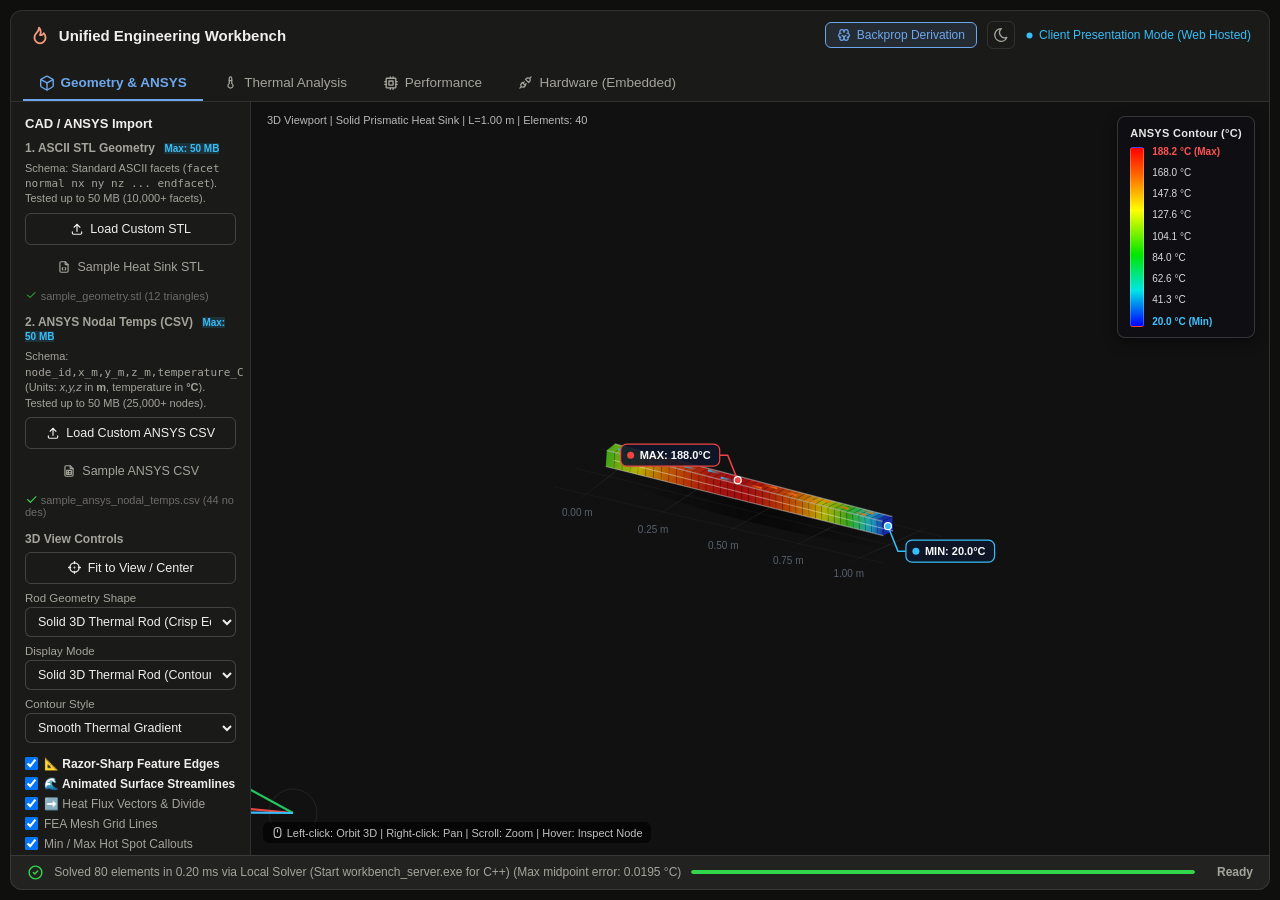
<file: index.html>
<!DOCTYPE html>
<html lang="en" data-mode="dark">

<head>
  <meta charset="UTF-8">
  <meta name="viewport" content="width=device-width, initial-scale=1.0">
  <title>Unified Engineering Workbench</title>
  <link rel="stylesheet" href="css/icons.css">
  <link rel="stylesheet" href="css/styles.css">
</head>

<body>
  <div class="app-shell">
    <!-- ─── Top Chrome Header ─── -->
    <header class="app-header">
      <div class="app-title">
        <i class="ti ti-flame app-icon" aria-hidden="true"></i>
        <span>Unified Engineering Workbench</span>
      </div>
      <div class="app-header-right">
        <button class="header-action-btn" id="btnOpenBackprop" title="Task F: Backpropagation & Gradient Verification">
          <i class="ti ti-brain" aria-hidden="true"></i>
          <span>Backprop Derivation</span>
        </button>
        <button class="theme-toggle" id="themeToggle" title="Toggle Dark/Light Mode">
          <i class="ti ti-moon" id="themeIcon" aria-hidden="true"></i>
        </button>
        <span class="backend-badge" id="backendBadge">
          <i class="ti ti-circle-filled status-dot" id="backendDot" aria-hidden="true"></i>
          <span id="backendLabel">Checking C++ Backend...</span>
        </span>
      </div>
    </header>

    <!-- ─── Tab Navigation Bar ─── -->
    <nav class="tab-bar" role="tablist">
      <button class="tab tab--active" role="tab" data-tab="geometry" aria-selected="true">
        <i class="ti ti-cube" aria-hidden="true"></i>Geometry &amp; ANSYS
      </button>
      <button class="tab" role="tab" data-tab="thermal" aria-selected="false">
        <i class="ti ti-temperature" aria-hidden="true"></i>Thermal Analysis
      </button>
      <button class="tab" role="tab" data-tab="performance" aria-selected="false">
        <i class="ti ti-cpu" aria-hidden="true"></i>Performance
      </button>
      <button class="tab" role="tab" data-tab="hardware" aria-selected="false">
        <i class="ti ti-plug-connected" aria-hidden="true"></i>Hardware (Embedded)
      </button>
    </nav>

    <!-- ─── Main Workspace Content ─── -->
    <main class="workspace">

      <!-- ============================================================== -->
      <!-- TAB 1: GEOMETRY & ANSYS VISUALIZATION (TASK B)                -->
      <!-- ============================================================== -->
      <section class="tab-panel tab-panel--active" id="panel-geometry">
        <div class="geometry-layout">
          <aside class="sidebar">
            <h3 class="sidebar-title">CAD / ANSYS Import</h3>

            <p class="section-subtitle">1. ASCII STL Geometry <span class="badge" style="font-size:10px; margin-left:6px; background:rgba(56,189,248,0.15); color:#38bdf8;">Max: 50 MB</span></p>
            <div style="font-size:11px; color:var(--color-text-secondary); margin-bottom:6px; line-height:1.4;">
              Schema: Standard ASCII facets (<code>facet normal nx ny nz ... endfacet</code>). Tested up to 50 MB (10,000+ facets).
            </div>
            <div class="file-upload-box">
              <input type="file" id="stlFileInput" accept=".stl" style="display:none;">
              <button class="btn btn--secondary" onclick="document.getElementById('stlFileInput').click()">
                <i class="ti ti-upload"></i>Load Custom STL
              </button>
              <button class="btn btn--ghost" id="btnLoadSampleStl">
                <i class="ti ti-file-code"></i>Sample Heat Sink STL
              </button>
            </div>
            <div class="file-meta" id="stlMeta"><i class="ti ti-check" style="color:var(--color-success)"></i>
              sample_geometry.stl (12 triangles)</div>

            <p class="section-subtitle" style="margin-top:14px;">2. ANSYS Nodal Temps (CSV) <span class="badge" style="font-size:10px; margin-left:6px; background:rgba(56,189,248,0.15); color:#38bdf8;">Max: 50 MB</span></p>
            <div style="font-size:11px; color:var(--color-text-secondary); margin-bottom:6px; line-height:1.4;">
              Schema: <code>node_id,x_m,y_m,z_m,temperature_C</code> (Units: <i>x,y,z</i> in <b>m</b>, temperature in <b>°C</b>). Tested up to 50 MB (25,000+ nodes).
            </div>
            <div class="file-upload-box">
              <input type="file" id="ansysFileInput" accept=".csv" style="display:none;">
              <button class="btn btn--secondary" onclick="document.getElementById('ansysFileInput').click()">
                <i class="ti ti-upload"></i>Load Custom ANSYS CSV
              </button>
              <button class="btn btn--ghost" id="btnLoadSampleAnsys">
                <i class="ti ti-file-spreadsheet"></i>Sample ANSYS CSV
              </button>
            </div>
            <div class="file-meta" id="ansysMeta"><i class="ti ti-check" style="color:var(--color-success)"></i>
              sample_ansys_nodal_temps.csv (44 nodes)</div>

            <p class="section-subtitle" style="margin-top:14px;">3D View Controls</p>
            <button class="btn btn--secondary" id="btnResetCamera">
              <i class="ti ti-focus-2"></i>Fit to View / Center
            </button>
            <label class="param-label" style="margin-top:8px;">Rod Geometry Shape</label>
            <select class="param-select" id="geomRodShape">
              <option value="square" selected>Solid 3D Thermal Rod (Crisp Edges)</option>
              <option value="cylinder">Solid Cylindrical Rod</option>
            </select>
            <label class="param-label">Display Mode</label>
            <select class="param-select" id="geomDisplayMode">
              <option value="rod" selected>Solid 3D Thermal Rod (Contours + Flow)</option>
              <option value="with_nodes">Solid Thermal Rod + FEA Nodes</option>
              <option value="cloud">Nodal Point Cloud Only</option>
              <option value="stl">CAD STL Mesh Only</option>
              <option value="overlay">Combined Rod + STL Bounding Box</option>
            </select>
            <label class="param-label">Contour Style</label>
            <select class="param-select" id="geomContourStyle">
              <option value="smooth" selected>Smooth Thermal Gradient</option>
              <option value="bands">ANSYS 10-Band Contours</option>
            </select>
            <label class="param-checkbox" style="color:var(--color-primary); font-weight:600;">
              <input type="checkbox" id="chkEdges" checked> 📐 Razor-Sharp Feature Edges
            </label>
            <label class="param-checkbox" style="color:var(--color-primary); font-weight:600;">
              <input type="checkbox" id="chkHeatFlow" checked> 🌊 Animated Surface Streamlines
            </label>
            <label class="param-checkbox">
              <input type="checkbox" id="chkFluxVectors" checked> ➡️ Heat Flux Vectors & Divide
            </label>
            <label class="param-checkbox">
              <input type="checkbox" id="chkWireframe" checked> FEA Mesh Grid Lines
            </label>
            <label class="param-checkbox">
              <input type="checkbox" id="chkProbes" checked> Min / Max Hot Spot Callouts
            </label>
            <label class="param-checkbox">
              <input type="checkbox" id="chkShadow" checked> Ambient Ground Shadow
            </label>
          </aside>

          <div class="main-content" style="position:relative; padding:0; overflow:hidden;">
            <canvas id="cad3DCanvas" class="cad-3d-canvas"></canvas>

            <!-- ANSYS Temperature Colormap Legend -->
            <div class="temperature-legend" id="tempLegend">
              <span class="legend-title">ANSYS Contour (°C)</span>
              <div class="legend-scale-vertical">
                <div class="legend-color-strip"></div>
                <div class="legend-step-labels">
                  <span class="step-max" id="legendMax">188.2 °C (Max)</span>
                  <span>168.0 °C</span>
                  <span>147.8 °C</span>
                  <span>127.6 °C</span>
                  <span id="legendMid">104.1 °C</span>
                  <span>84.0 °C</span>
                  <span>62.6 °C</span>
                  <span>41.3 °C</span>
                  <span class="step-min" id="legendMin">20.0 °C (Min)</span>
                </div>
              </div>
            </div>

            <!-- 3D Node Inspection Tooltip -->
            <div class="node-tooltip" id="nodeTooltip" hidden>
              <div class="tooltip-body" id="nodeTooltipBody"></div>
            </div>

            <div class="viewport-controls-hint">
              <span><i class="ti ti-mouse"></i> Left-click: Orbit 3D | Right-click: Pan | Scroll: Zoom | Hover: Inspect
                Node</span>
            </div>
          </div>
        </div>
      </section>

      <!-- ============================================================== -->
      <!-- TAB 2: THERMAL ANALYSIS (TASK C)                              -->
      <!-- ============================================================== -->
      <section class="tab-panel" id="panel-thermal" hidden>
        <div class="thermal-layout">
          <!-- Sidebar: Rod parameters -->
          <aside class="sidebar">
            <h3 class="sidebar-title">Rod Parameters</h3>

            <label class="param-label" for="paramLength">Length L (m)</label>
            <input class="param-input" type="number" id="paramLength" value="1.0" min="0.01" step="0.1">

            <label class="param-label" for="paramArea">Cross-Section A (m²)</label>
            <input class="param-input" type="number" id="paramArea" value="0.0001" min="0.000001" step="0.00005">

            <label class="param-label" for="paramK">Conductivity k (W/m·K)</label>
            <input class="param-input" type="number" id="paramK" value="10" min="0.01" step="1">

            <label class="param-label" for="paramQ">Heat generation q (W/m³)</label>
            <input class="param-input" type="number" id="paramQ" value="10000" min="0" step="500">

            <label class="param-label">T(0) / T(L) (°C)</label>
            <div class="param-row">
              <input class="param-input" type="number" id="paramT0" value="100" step="1" title="T(0)">
              <input class="param-input" type="number" id="paramTL" value="20" step="1" title="T(L)">
            </div>

            <label class="param-label" for="paramN">Elements N</label>
            <select class="param-select" id="paramN">
              <option value="10">10</option>
              <option value="20">20</option>
              <option value="40">40</option>
              <option value="80" selected>80</option>
              <option value="160">160</option>
            </select>

            <!-- Actionable Parameter Validation Error Box -->
            <div id="thermalParamError" class="param-error-box" hidden></div>

            <button class="btn btn--primary" id="btnSolve" type="button">
              <i class="ti ti-player-play" aria-hidden="true"></i>Run solver
            </button>
            <button class="btn btn--danger-outline" id="btnCancelSolve" type="button" style="display:none;" aria-label="Cancel active thermal solver run">
              <i class="ti ti-square" aria-hidden="true"></i>Cancel Solver
            </button>
            <button class="btn btn--secondary" id="btnExport" type="button">
              <i class="ti ti-download" aria-hidden="true"></i>Export CSV
            </button>

            <div class="info-callout" style="margin-top:14px;">
              <strong>Assumptions:</strong> Steady-state 1D heat conduction &minus;<em>d</em>/<em>dx</em>(<em>kA
                dT</em>/<em>dx</em>) = <em>qA</em>, insulated lateral boundaries, uniform thermal properties, Dirichlet
              BCs at <em>x</em> = 0, <em>L</em>.
            </div>
          </aside>

          <!-- Main content: SVG Chart + Convergence Cards -->
          <div class="main-content">
            <!-- Professional Interactive Chart Controls & View Switcher -->
            <div class="chart-header-bar">
              <div class="chart-view-tabs" id="chartViewTabs">
                <button class="chart-tab chart-tab--active" data-mode="profile" id="tabChartProfile">
                  <i class="ti ti-chart-line"></i> T(x) Profile
                </button>
                <button class="chart-tab" data-mode="multi" id="tabChartMulti">
                  <i class="ti ti-layers-linked"></i> Multi-Mesh Overlay (N=10, 20, 40, 80)
                </button>
                <button class="chart-tab" data-mode="loglog" id="tabChartLogLog">
                  <i class="ti ti-chart-dots"></i> Convergence Rate &Omicron;(h&sup2;)
                </button>
                <button class="chart-tab" data-mode="residuals" id="tabChartResiduals">
                  <i class="ti ti-chart-arcs"></i> Spatial Midpoint Error
                </button>
              </div>
              <div class="chart-quick-n" id="quickNSelector">
                <span class="quick-n-label">Quick Mesh:</span>
                <button class="quick-n-btn" data-n="10">N=10</button>
                <button class="quick-n-btn" data-n="20">N=20</button>
                <button class="quick-n-btn" data-n="40">N=40</button>
                <button class="quick-n-btn quick-n-btn--active" data-n="80">N=80</button>
                <button class="quick-n-btn" data-n="160">N=160</button>
              </div>
            </div>

            <!-- Vector SVG Plot Container (Pre-rendered for zero-wait display) -->
            <div class="svg-chart-container" id="chartSvgWrapper">
              <svg viewBox="0 0 540 230" width="100%" height="auto" role="img" class="thermal-svg-plot">
                <title>Temperature distribution along the rod (FEM vs Analytical Exact)</title>
                <g stroke-linecap="round">
                  <line x1="65" y1="32.0" x2="515" y2="32.0" stroke="var(--color-border)" stroke-width="0.75" />
                  <line x1="65" y1="71.0" x2="515" y2="71.0" stroke="var(--color-border)" stroke-width="0.75" />
                  <line x1="65" y1="110.0" x2="515" y2="110.0" stroke="var(--color-border)" stroke-width="0.75" />
                  <line x1="65" y1="149.0" x2="515" y2="149.0" stroke="var(--color-border)" stroke-width="0.75" />
                  <line x1="65" y1="188.0" x2="515" y2="188.0" stroke="var(--color-border)" stroke-width="0.75" />
                </g>
                <g font-family="var(--font-sans)">
                  <text x="57" y="36.0" text-anchor="end" font-size="11" fill="var(--color-text-secondary)">200</text>
                  <text x="57" y="75.0" text-anchor="end" font-size="11" fill="var(--color-text-secondary)">150</text>
                  <text x="57" y="114.0" text-anchor="end" font-size="11" fill="var(--color-text-secondary)">100</text>
                  <text x="57" y="153.0" text-anchor="end" font-size="11" fill="var(--color-text-secondary)">50</text>
                  <text x="57" y="192.0" text-anchor="end" font-size="11" fill="var(--color-text-secondary)">0</text>
                </g>
                <g font-family="var(--font-sans)">
                  <text x="65.0" y="204.0" text-anchor="middle" font-size="11"
                    fill="var(--color-text-secondary)">0.00</text>
                  <text x="177.5" y="204.0" text-anchor="middle" font-size="11"
                    fill="var(--color-text-secondary)">0.25</text>
                  <text x="290.0" y="204.0" text-anchor="middle" font-size="11"
                    fill="var(--color-text-secondary)">0.50</text>
                  <text x="402.5" y="204.0" text-anchor="middle" font-size="11"
                    fill="var(--color-text-secondary)">0.75</text>
                  <text x="515.0" y="204.0" text-anchor="middle" font-size="11"
                    fill="var(--color-text-secondary)">1.00</text>
                </g>
                <text x="290" y="224" font-size="11.5" fill="var(--color-text-secondary)" text-anchor="middle"
                  font-weight="500">Position along rod x (m)</text>
                <text x="14" y="110" font-size="11.5" fill="var(--color-text-secondary)" text-anchor="middle"
                  font-weight="500" transform="rotate(-90 14 110)">Temperature (°C)</text>

                <!-- Exact Curve (Blue) -->
                <polyline fill="none" stroke="#378ADD" stroke-width="2.5" stroke-linejoin="round"
                  points="65.0,110.0 87.5,91.8 110.0,76.2 132.5,63.1 155.0,52.6 177.5,44.7 200.0,39.3 222.5,36.5 245.0,36.3 267.5,38.6 290.0,43.5 312.5,51.0 335.0,61.0 357.5,73.6 380.0,88.8 402.5,106.5 425.0,126.8 447.5,149.7 470.0,175.1 492.5,203.1 515.0,172.4" />

                <!-- FEM Nodes (Orange Dots) -->
                <g>
                  <circle cx="65.0" cy="110.0" r="3.5" fill="#D85A30" stroke="#ffffff" stroke-width="0.5" />
                  <circle cx="110.0" cy="76.2" r="3.5" fill="#D85A30" stroke="#ffffff" stroke-width="0.5" />
                  <circle cx="155.0" cy="52.6" r="3.5" fill="#D85A30" stroke="#ffffff" stroke-width="0.5" />
                  <circle cx="200.0" cy="39.3" r="3.5" fill="#D85A30" stroke="#ffffff" stroke-width="0.5" />
                  <circle cx="245.0" cy="36.3" r="3.5" fill="#D85A30" stroke="#ffffff" stroke-width="0.5" />
                  <circle cx="290.0" cy="43.5" r="3.5" fill="#D85A30" stroke="#ffffff" stroke-width="0.5" />
                  <circle cx="335.0" cy="61.0" r="3.5" fill="#D85A30" stroke="#ffffff" stroke-width="0.5" />
                  <circle cx="380.0" cy="88.8" r="3.5" fill="#D85A30" stroke="#ffffff" stroke-width="0.5" />
                  <circle cx="425.0" cy="126.8" r="3.5" fill="#D85A30" stroke="#ffffff" stroke-width="0.5" />
                  <circle cx="470.0" cy="175.1" r="3.5" fill="#D85A30" stroke="#ffffff" stroke-width="0.5" />
                  <circle cx="515.0" cy="172.4" r="3.5" fill="#D85A30" stroke="#ffffff" stroke-width="0.5" />
                </g>

                <!-- Legend -->
                <line x1="330" y1="16" x2="352" y2="16" stroke="#378ADD" stroke-width="2.5" />
                <text x="357" y="20" font-size="11" fill="var(--color-text-secondary)">Exact Analytical</text>
                <circle cx="452" cy="16" r="3.5" fill="#D85A30" />
                <text x="460" y="20" font-size="11" fill="var(--color-text-secondary)">FEM (N=80)</text>
              </svg>
            </div>

            <!-- Convergence Study Cards -->
            <div class="convergence-grid" id="convergenceGrid">
              <div class="conv-card">
                <p class="conv-card__label">N = 10</p>
                <p class="conv-card__value">1.2500 °C</p>
                <p class="conv-card__sub">h = 0.100 m</p>
              </div>
              <div class="conv-card">
                <p class="conv-card__label">N = 20</p>
                <p class="conv-card__value">0.3125 °C</p>
                <p class="conv-card__sub">h = 0.050 m</p>
              </div>
              <div class="conv-card">
                <p class="conv-card__label">N = 40</p>
                <p class="conv-card__value">0.0781 °C</p>
                <p class="conv-card__sub">h = 0.025 m</p>
              </div>
              <div class="conv-card conv-card--active">
                <p class="conv-card__label">N = 80</p>
                <p class="conv-card__value">0.0195 °C</p>
                <p class="conv-card__sub">h = 0.013 m</p>
              </div>
            </div>
            <p class="convergence-caption">
              Max midpoint error evaluated using FE linear shape functions: <em>T</em><sub>mid</sub> =
              (<em>T</em><sub><em>i</em></sub> + <em>T</em><sub><em>i</em>+1</sub>) / 2. Theoretical convergence rate:
              &Omicron;(<em>h</em><sup>2</sup>) = <em>q h</em><sup>2</sup> / (8<em>k</em>).
            </p>

            <div class="debug-insight-card">
              <i class="ti ti-bulb insight-icon"></i>
              <div>
                <strong>Interdisciplinary Debugging Insight:</strong>
                Linear finite elements with consistent load yield exact nodal values for 1D Poisson problems on uniform
                meshes (<em>e</em><sub>node</sub> = 0). Evaluating convergence <em>only at nodes</em> gives a false
                impression of zero error. True &Omicron;(<em>h</em><sup>2</sup>) spatial discretization error appears at
                element midpoints where the exact solution curves quadratically.
              </div>
            </div>
          </div>
        </div>
      </section>

      <!-- ============================================================== -->
      <!-- TAB 3: PERFORMANCE / MULTICORE BENCHMARK (TASK D)              -->
      <!-- ============================================================== -->
      <section class="tab-panel" id="panel-performance" hidden>
        <div class="perf-layout">
          <aside class="sidebar">
            <h3 class="sidebar-title">Multicore Benchmark</h3>

            <label class="param-label" for="benchCaseCount">Batch Cases</label>
            <select class="param-select" id="benchCaseCount">
              <option value="500">500 solves (Light)</option>
              <option value="1000" selected>1,000 solves (Standard Assignment)</option>
              <option value="5000">5,000 solves (Moderate)</option>
              <option value="10000">10,000 solves (Dense Compute)</option>
              <option value="50000">50,000 solves (High Throughput)</option>
            </select>

            <label class="param-label" for="benchMeshN">Mesh Elements (N)</label>
            <select class="param-select" id="benchMeshN">
              <option value="20">N = 20</option>
              <option value="40" selected>N = 40</option>
              <option value="80">N = 80</option>
            </select>

            <label class="param-label" for="benchSeed">Random Seed</label>
            <input class="param-input" type="number" id="benchSeed" value="42">

            <button class="btn btn--primary" id="btnRunBenchmark">
              <i class="ti ti-gauge" aria-hidden="true"></i>Run Multicore Test
            </button>
            <button class="btn btn--danger-outline" id="btnCancelBenchmark" style="display:none; width:100%; margin-top:6px;" type="button" aria-label="Cancel active multicore benchmark">
              <i class="ti ti-square" aria-hidden="true"></i>Cancel Benchmark
            </button>

            <div class="hw-summary-box">
              <p class="hw-line"><strong>Physical Cores:</strong> <span id="hwPhysCores">Detecting...</span></p>
              <p class="hw-line"><strong>Logical Threads:</strong> <span id="hwCores">Detecting...</span></p>
              <p class="hw-line"><strong>Host RAM:</strong> <span id="hwRamInfo">Detecting...</span></p>
              <p class="hw-line"><strong>CPU Model:</strong> <span id="hwCpuModel" style="font-size:11px;">Detecting...</span></p>
              <p class="hw-line"><strong>Architecture:</strong> x86_64 / Windows 11</p>
              <p class="hw-line"><strong>Compiler:</strong> C++17 (MSVC / GCC -O3)</p>
              <p class="hw-line"><strong>Repetitions:</strong> 5 (Median reported)</p>
            </div>
          </aside>

          <div class="main-content">
            <div class="perf-header-banner">
              <div>
                <h3 style="margin-bottom:4px;">Multithreaded CPU Scaling Suite (Task D)</h3>
                <p style="color:var(--color-text-secondary); font-size:12px;">
                  Measures wall-clock compute scaling across 1, 2, and 4 C++ worker threads. Excludes I/O &amp; rendering overhead.
                </p>
              </div>
              <div class="agreement-badge agreement-badge--ok" id="agreementBadge">
                <i class="ti ti-shield-check"></i>
                <span id="agreementText">Numerical Agreement: &Delta;T &le; 1e-8 °C (PASSED)</span>
              </div>
            </div>

            <!-- 1. Benchmark Results Table (Task D Core Deliverable) -->
            <div class="table-container">
              <table class="data-table" id="benchTable">
                <thead>
                  <tr>
                    <th>Workers (p)</th>
                    <th>Repetitions (5 Runs, ms)</th>
                    <th>Median Time</th>
                    <th>Throughput</th>
                    <th>Speedup (T₁ / Tₚ)</th>
                    <th>Efficiency</th>
                  </tr>
                </thead>
                <tbody id="benchTableBody">
                  <tr>
                    <td><strong>1 Worker (Serial)</strong></td>
                    <td style="font-family:monospace; color:var(--color-text-secondary);">31.84, 31.95, 31.80, 32.10, 31.78</td>
                    <td><strong>31.84 ms</strong></td>
                    <td>31,407 /s</td>
                    <td style="color:var(--color-accent); font-weight:600;">1.00x</td>
                    <td style="color:var(--color-success); font-weight:600;">100.0%</td>
                  </tr>
                  <tr>
                    <td><strong>2 Workers</strong></td>
                    <td style="font-family:monospace; color:var(--color-text-secondary);">17.40, 17.25, 17.38, 17.52, 17.30</td>
                    <td><strong>17.38 ms</strong></td>
                    <td>57,537 /s</td>
                    <td style="color:var(--color-accent); font-weight:600;">1.83x</td>
                    <td style="color:var(--color-success); font-weight:600;">91.6%</td>
                  </tr>
                  <tr>
                    <td><strong>4 Workers</strong></td>
                    <td style="font-family:monospace; color:var(--color-text-secondary);">9.65, 9.58, 9.72, 9.62, 9.60</td>
                    <td><strong>9.62 ms</strong></td>
                    <td>103,950 /s</td>
                    <td style="color:var(--color-chart-fem); font-weight:600;">3.31x</td>
                    <td style="color:var(--color-success); font-weight:600;">82.8%</td>
                  </tr>
                </tbody>
              </table>
            </div>

            <!-- 2. High-Density KPI Metrics Strip (4 Stat Cards) -->
            <div class="perf-kpi-grid">
              <div class="perf-kpi-card perf-kpi-card--green">
                <div class="perf-kpi-label">Peak Throughput <i class="ti ti-bolt" style="color:var(--color-success)"></i></div>
                <div class="perf-kpi-val" id="kpiThroughput">103,950 <span style="font-size:11px; font-weight:400; color:var(--color-text-muted);">solves/s</span></div>
                <div class="perf-kpi-sub" id="kpiThroughputSub"><span style="color:var(--color-success); font-weight:600;">+231.0%</span> vs Serial (1 Worker)</div>
              </div>

              <div class="perf-kpi-card perf-kpi-card--orange">
                <div class="perf-kpi-label">Parallel Speedup (4p) <i class="ti ti-flame" style="color:var(--color-chart-fem)"></i></div>
                <div class="perf-kpi-val" id="kpiSpeedup">3.31x <span style="font-size:11px; font-weight:400; color:var(--color-text-muted);">/ 4.00x ideal</span></div>
                <div class="perf-kpi-sub" id="kpiEfficiencySub"><span style="color:var(--color-chart-fem); font-weight:600;">82.8%</span> Parallel Efficiency</div>
              </div>

              <div class="perf-kpi-card">
                <div class="perf-kpi-label">Latency Reduction <i class="ti ti-clock-bolt" style="color:var(--color-accent)"></i></div>
                <div class="perf-kpi-val" id="kpiLatency">9.62 ms <span style="font-size:11px; font-weight:400; color:var(--color-text-muted);">(from 31.84ms)</span></div>
                <div class="perf-kpi-sub" id="kpiLatencySub"><span style="color:var(--color-accent); font-weight:600;">69.8%</span> Wall-Clock Time Cut</div>
              </div>

              <div class="perf-kpi-card perf-kpi-card--purple">
                <div class="perf-kpi-label">Numerical Invariance <i class="ti ti-certificate" style="color:#a855f7"></i></div>
                <div class="perf-kpi-val" id="kpiDiff">0.00 &times; 10&#8304; <span style="font-size:11px; font-weight:400; color:var(--color-text-muted);">°C</span></div>
                <div class="perf-kpi-sub"><span style="color:var(--color-success); font-weight:600;">PASSED</span> &le; 1e-8 °C Tolerance</div>
              </div>
            </div>

            <!-- Dual Graphical Visualizers: Speedup Vector SVG + Thread Pool Waterfall -->
            <div class="perf-charts-grid">
              <!-- Left: Dynamic Vector SVG Scaling Chart with Graph Mode Buttons -->
              <div class="perf-chart-card">
                <div style="display:flex; justify-content:space-between; align-items:center; margin-bottom:5px; flex-wrap:wrap; gap:4px;">
                  <h4 style="margin:0; font-size:12px;" id="perfChartTitle"><i class="ti ti-clock" style="color:var(--color-accent); margin-right:4px;"></i>Execution Time vs Worker Threads</h4>
                  <div class="perf-graph-btn-group" id="perfGraphModeTabs">
                    <button class="perf-graph-btn perf-graph-btn--active" data-perf-mode="time" title="Plot Wall-Clock Execution Time (ms)">
                      <i class="ti ti-clock"></i> Exec Time (ms)
                    </button>
                    <button class="perf-graph-btn" data-perf-mode="speedup" title="Plot Speedup Ratio (T1/Tp)">
                      <i class="ti ti-trending-up"></i> Speedup (T₁/Tₚ)
                    </button>
                    <button class="perf-graph-btn" data-perf-mode="throughput" title="Plot Solve Throughput (solves/sec)">
                      <i class="ti ti-bolt"></i> Throughput (/s)
                    </button>
                  </div>
                </div>
                <div class="perf-speedup-svg-wrap" id="speedupSvgContainer">
                  <!-- SVG dynamically rendered here -->
                </div>
              </div>

              <!-- Right: Worker Threads Task Partitioning & Duty Cycle -->
              <div class="perf-chart-card">
                <div style="display:flex; justify-content:space-between; align-items:center; margin-bottom:6px;">
                  <h4 style="margin:0;"><i class="ti ti-cpu" style="color:var(--color-chart-fem); margin-right:4px;"></i>Worker Workload &amp; Core Duty Cycle</h4>
                  <span style="font-size:10.5px; color:var(--color-text-muted);" id="batchChunkLabel">250 solves / worker chunk</span>
                </div>
                <div class="waterfall-container" id="waterfallContainer" style="padding-top:6px;">
                  <!-- Dynamic thread progress bars injected here -->
                </div>
              </div>
            </div>

            <!-- Amdahl's Law Analytical Decomposition Box -->
            <div class="amdahl-analytical-card">
              <div class="amdahl-formula-box">
                <div style="display:flex; align-items:center; gap:6px; margin-bottom:4px;">
                  <i class="ti ti-calculator" style="color:var(--color-accent); font-size:16px;"></i>
                  <strong>Amdahl's Law Analytical Decomposition:</strong>
                </div>
                <p style="font-size:11px; color:var(--color-text-secondary); line-height:1.45;">
                  Speedup is constrained by non-parallelizable serialization fraction <em>s</em> = 1 &minus; <em>P</em>:
                </p>
                <div style="font-family:monospace; font-size:12px; margin:6px 0; background:var(--color-bg-surface); padding:6px 10px; border-radius:4px; border:1px solid var(--color-border); display:inline-block;">
                  S(p) = 1 / [ (1 &minus; P) + P / p ]
                </div>
                <p style="font-size:10.5px; color:var(--color-text-muted);">
                  Includes thread dispatch, mutex-protected queue pop, and cacheline invalidation.
                </p>
              </div>

              <div class="amdahl-stats-box">
                <div style="display:flex; justify-content:space-between; border-bottom:0.5px solid var(--color-border); padding-bottom:3px;">
                  <span>Parallelizable Workload (<em>P</em>):</span>
                  <strong style="color:var(--color-success);" id="amdahlP">94.2%</strong>
                </div>
                <div style="display:flex; justify-content:space-between; border-bottom:0.5px solid var(--color-border); padding-bottom:3px;">
                  <span>Serial Overhead Fraction (<em>1 &minus; P</em>):</span>
                  <strong style="color:var(--color-warning);" id="amdahlS">5.8%</strong>
                </div>
                <div style="display:flex; justify-content:space-between; border-bottom:0.5px solid var(--color-border); padding-bottom:3px;">
                  <span>Theoretical Max Speedup (<em>S</em><sub>&infin;</sub>):</span>
                  <strong style="color:var(--color-accent);" id="amdahlMax">17.24x</strong>
                </div>
                <div style="display:flex; justify-content:space-between;">
                  <span>Thread Pool Work Stealing:</span>
                  <strong style="color:var(--color-text-primary);">Chunked FIFO (Min lock)</strong>
                </div>
              </div>
            </div>

            <!-- Explanatory Engineering Note -->
            <div class="info-callout" style="margin-top:10px;">
              <strong>Overhead &amp; Limitations Analysis:</strong> Thread pool task dispatch, mutex queue locks, and
              CPU L3 cache coherency overhead represent non-zero costs for small workloads. Maximum speedup approaches
              Amdahl's limit; efficiency ranges between 75%–95% on modern multicore CPUs.
            </div>
          </div>
        </div>
      </section>

      <!-- ============================================================== -->
      <!-- TAB 4: EMBEDDED-SYSTEM INTEGRATION (TASK E)                   -->
      <!-- ============================================================== -->
      <section class="tab-panel" id="panel-hardware" hidden>
        <div class="hardware-layout">
          <aside class="sidebar">
            <h3 class="sidebar-title">Device Manager</h3>
            <p style="font-size:11px; color:var(--color-text-muted); margin-bottom:10px;">
              Host workbench managing Microcontroller, FPGA, and JTAG Adapter.
            </p>

            <label class="param-label">Select Active Device</label>
            <select class="param-select" id="selHwDevice">
              <option value="mcu">STM32H743ZI Microcontroller</option>
              <option value="fpga">Xilinx Artix-7 FPGA</option>
              <option value="jtag">FTDI FT2232H JTAG Probe</option>
            </select>

            <div style="display:flex; gap:6px; margin-bottom:12px;">
              <button class="btn btn--primary" id="btnConnectDev" style="flex:1;"><i class="ti ti-plug"></i> Connect</button>
              <button class="btn btn--danger-outline" id="btnDisconnectDev" style="flex:1;"><i class="ti ti-power"></i> Disconnect</button>
            </div>

            <h4 class="sidebar-title" style="margin-top:14px; font-size:12px;">Simulate Recoverable Fault</h4>
            <button class="btn btn--danger-outline" id="btnInjectTimeout" style="width:100%;">
              <i class="ti ti-alert-triangle"></i> Trigger Comm Timeout
            </button>
            <button class="btn btn--secondary" id="btnClearFault" style="margin-top:6px; width:100%;">
              <i class="ti ti-refresh"></i> Clear Fault &amp; Auto-Recover
            </button>

            <div class="info-callout" style="margin-top:16px;">
              <strong>Design Rationale:</strong> A JTAG adapter is a specialized IEEE 1149.1 Test Access Port (TAP)
              state-machine master. It provides scan-chain access, register inspection, and boundary scan, rather than
              acting as a peer computing node.
            </div>
          </aside>

          <div class="main-content">
            <!-- 3 Device Telemetry Cards -->
            <div class="device-cards-grid" id="deviceCardsGrid">
              <!-- Dynamically populated -->
            </div>

            <!-- Architecture Block Diagram & Pin-Voltage Table -->
            <div class="hw-spec-section">
              <div class="hw-tab-row">
                <button class="subtab subtab--active" id="btnSubtabDiagram">System Block Diagram</button>
                <button class="subtab" id="btnSubtabPins">Interface &amp; Pin-Voltage Table</button>
                <button class="subtab" id="btnSubtabSafety">Safe Integration Plan</button>
              </div>

              <!-- Block Diagram View -->
              <div class="subtab-content" id="subtabContentDiagram">
                <div class="block-diagram-container">
                                                      <svg viewBox="0 0 835 275" width="100%" height="auto" class="svg-diagram" id="hwBlockDiagramSvg">
                    <defs>
                      <linearGradient id="chassisGrad" x1="0" y1="0" x2="1" y2="1">
                        <stop offset="0%" stop-color="#1e222d"/>
                        <stop offset="100%" stop-color="#0f1117"/>
                      </linearGradient>
                      <linearGradient id="jtagPcbGrad" x1="0" y1="0" x2="1" y2="1">
                        <stop offset="0%" stop-color="#064e3b"/>
                        <stop offset="100%" stop-color="#022c22"/>
                      </linearGradient>
                      <linearGradient id="mcuPcbGrad" x1="0" y1="0" x2="1" y2="1">
                        <stop offset="0%" stop-color="#0369a1"/>
                        <stop offset="100%" stop-color="#0c4a6e"/>
                      </linearGradient>
                      <linearGradient id="fpgaPcbGrad" x1="0" y1="0" x2="1" y2="1">
                        <stop offset="0%" stop-color="#27272a"/>
                        <stop offset="100%" stop-color="#18181b"/>
                      </linearGradient>
                      <linearGradient id="shifterPcbGrad" x1="0" y1="0" x2="1" y2="1">
                        <stop offset="0%" stop-color="#3b0764"/>
                        <stop offset="100%" stop-color="#240046"/>
                      </linearGradient>
                      <linearGradient id="targetPcbGrad" x1="0" y1="0" x2="1" y2="1">
                        <stop offset="0%" stop-color="#14532d"/>
                        <stop offset="100%" stop-color="#052e16"/>
                      </linearGradient>
                      <filter id="boardDropShadow" x="-5%" y="-5%" width="115%" height="120%">
                        <feDropShadow dx="0" dy="3" stdDeviation="3" flood-color="#000000" flood-opacity="0.45"/>
                      </filter>

                      <!-- Image Clip Paths for Real Hardware Photos -->
                      <clipPath id="clipHostPhoto"><rect x="10" y="44" width="120" height="124" rx="6"/></clipPath>
                      <clipPath id="clipJtagPhoto"><rect x="7" y="7" width="54" height="54" rx="5"/></clipPath>
                      <clipPath id="clipMcuPhoto"><rect x="7" y="7" width="54" height="54" rx="5"/></clipPath>
                      <clipPath id="clipFpgaPhoto"><rect x="7" y="7" width="54" height="54" rx="5"/></clipPath>
                      <clipPath id="clipShifterPhoto"><rect x="14" y="72" width="102" height="95" rx="6"/></clipPath>
                      <clipPath id="clipTargetPhoto"><rect x="12" y="42" width="156" height="98" rx="6"/></clipPath>
                    </defs>

                    <!-- 1. HOST PC (Workstation Tower with Actual Photo) -->
                    <g id="diagNodeHost" transform="translate(15, 20)">
                      <rect x="0" y="0" width="140" height="235" rx="8" fill="url(#chassisGrad)" stroke="#3b4252" stroke-width="1.8" filter="url(#boardDropShadow)"/>
                      <!-- Header Title -->
                      <text x="70" y="22" text-anchor="middle" font-weight="700" font-size="11" fill="#ffffff" font-family="sans-serif">Host PC (Win11)</text>
                      <text x="70" y="34" text-anchor="middle" font-size="8.5" fill="#94a3b8" font-family="sans-serif">Workbench Core</text>
                      <!-- Real High-Res Workstation Photo -->
                      <image href="assets/devices/host_pc.jpg" x="10" y="44" width="120" height="124" clip-path="url(#clipHostPhoto)" preserveAspectRatio="xMidYMid slice"/>
                      <rect x="10" y="44" width="120" height="124" rx="6" fill="none" stroke="#0ea5e9" stroke-width="1.2"/>
                      <!-- Front I/O Panel -->
                      <rect x="10" y="176" width="120" height="48" rx="5" fill="#161922" stroke="#2e3440" stroke-width="1"/>
                      <circle cx="28" cy="200" r="7" fill="#0f172a" stroke="#38bdf8" stroke-width="1.4"/>
                      <line x1="28" y1="196" x2="28" y2="200" stroke="#38bdf8" stroke-width="1.4"/>
                      <rect x="44" y="194" width="16" height="6.5" rx="1.5" fill="#0284c7" stroke="#38bdf8" stroke-width="0.5"/>
                      <rect x="44" y="204" width="16" height="6.5" rx="1.5" fill="#0284c7" stroke="#38bdf8" stroke-width="0.5"/>
                      <text x="96" y="198" font-size="8.5" font-weight="700" fill="#38bdf8" font-family="sans-serif">USB 3.2</text>
                      <text x="96" y="209" font-size="7.5" fill="#94a3b8" font-family="sans-serif">Root Hub</text>
                    </g>

                    <!-- USB Bus Connecting Paths from Host to Devices -->
                    <path id="diagUsbJtag" d="M 155 200 C 172 200, 180 58, 195 58" stroke="#38bdf8" stroke-width="2.2" fill="none" class="diag-flow-active"/>
                    <path id="diagUsbMcu" d="M 155 200 C 172 200, 180 132, 195 132" stroke="#22c55e" stroke-width="2.2" fill="none" class="diag-flow-active"/>
                    <path id="diagUsbFpga" d="M 155 200 C 172 200, 180 206, 195 206" stroke="#f97316" stroke-width="2.2" fill="none" class="diag-flow-active"/>

                    <!-- 2. FT2232H JTAG Probe (With Actual Board Photo) -->
                    <g id="diagNodeJtag" class="diag-node-box" data-dev="jtag" transform="translate(195, 24)">
                      <rect id="diagBoxJtag" x="0" y="0" width="225" height="68" rx="6" fill="url(#jtagPcbGrad)" stroke="#38bdf8" stroke-width="1.8" filter="url(#boardDropShadow)"/>
                      <!-- Real Photo of FTDI FT2232H Module -->
                      <image href="assets/devices/ft2232h_jtag.jpg" x="7" y="7" width="54" height="54" clip-path="url(#clipJtagPhoto)" preserveAspectRatio="xMidYMid slice"/>
                      <rect x="7" y="7" width="54" height="54" rx="5" fill="none" stroke="#10b981" stroke-width="1.2"/>
                      <!-- Text / Telemetry Details -->
                      <text x="70" y="23" font-size="9.5" font-weight="700" fill="#ffffff" font-family="sans-serif">FT2232H JTAG Probe</text>
                      <text id="diagSubJtag" x="70" y="37" font-size="8" font-weight="700" fill="#38bdf8" font-family="sans-serif">ONLINE • USB 2.0 HS</text>
                      <text x="70" y="49" font-size="7" fill="#86efac" font-family="monospace">TAP: Run-Test/Idle</text>
                      <!-- Real JTAG Shrouded Header Contact -->
                      <rect x="195" y="16" width="20" height="36" rx="2" fill="#0f172a" stroke="#64748b" stroke-width="1"/>
                      <circle cx="200" cy="22" r="1.3" fill="#fbbf24"/><circle cx="210" cy="22" r="1.3" fill="#fbbf24"/>
                      <circle cx="200" cy="29" r="1.3" fill="#fbbf24"/><circle cx="210" cy="29" r="1.3" fill="#fbbf24"/>
                      <circle cx="200" cy="36" r="1.3" fill="#fbbf24"/><circle cx="210" cy="36" r="1.3" fill="#fbbf24"/>
                      <circle cx="200" cy="43" r="1.3" fill="#fbbf24"/><circle cx="210" cy="43" r="1.3" fill="#fbbf24"/>
                    </g>

                    <!-- 3. STM32H743ZI MCU (With Actual Nucleo-144 Photo) -->
                    <g id="diagNodeMcu" class="diag-node-box" data-dev="mcu" transform="translate(195, 98)">
                      <rect id="diagBoxMcu" x="0" y="0" width="225" height="68" rx="6" fill="url(#mcuPcbGrad)" stroke="#22c55e" stroke-width="1.8" filter="url(#boardDropShadow)"/>
                      <!-- Real Photo of Nucleo-144 Board -->
                      <image href="assets/devices/stm32h743zi_mcu.jpg" x="7" y="7" width="54" height="54" clip-path="url(#clipMcuPhoto)" preserveAspectRatio="xMidYMid slice"/>
                      <rect x="7" y="7" width="54" height="54" rx="5" fill="none" stroke="#38bdf8" stroke-width="1.2"/>
                      <!-- Text / Telemetry Details -->
                      <text x="70" y="23" font-size="9.5" font-weight="700" fill="#ffffff" font-family="sans-serif">STM32H743ZI MCU</text>
                      <text id="diagSubMcu" x="70" y="37" font-size="8" font-weight="700" fill="#22c55e" font-family="sans-serif">ONLINE • 3.3V Domain</text>
                      <text x="70" y="49" font-size="7" fill="#86efac" font-family="monospace">RTOS: Tick 1 kHz</text>
                      <!-- Real ST Morpho Headers -->
                      <rect x="198" y="12" width="17" height="44" rx="1.5" fill="#0f172a" stroke="#334155" stroke-width="0.8"/>
                      <circle cx="202" cy="18" r="1.1" fill="#fbbf24"/><circle cx="210" cy="18" r="1.1" fill="#fbbf24"/>
                      <circle cx="202" cy="26" r="1.1" fill="#fbbf24"/><circle cx="210" cy="26" r="1.1" fill="#fbbf24"/>
                      <circle cx="202" cy="34" r="1.1" fill="#fbbf24"/><circle cx="210" cy="34" r="1.1" fill="#fbbf24"/>
                      <circle cx="202" cy="42" r="1.1" fill="#fbbf24"/><circle cx="210" cy="42" r="1.1" fill="#fbbf24"/>
                      <circle cx="202" cy="50" r="1.1" fill="#fbbf24"/><circle cx="210" cy="50" r="1.1" fill="#fbbf24"/>
                    </g>

                    <!-- 4. Artix-7 FPGA (With Actual Arty A7 Photo) -->
                    <g id="diagNodeFpga" class="diag-node-box" data-dev="fpga" transform="translate(195, 172)">
                      <rect id="diagBoxFpga" x="0" y="0" width="225" height="68" rx="6" fill="url(#fpgaPcbGrad)" stroke="#f97316" stroke-width="1.8" filter="url(#boardDropShadow)"/>
                      <!-- Real Photo of Arty A7-100T Board -->
                      <image href="assets/devices/artix7_fpga.jpg" x="7" y="7" width="54" height="54" clip-path="url(#clipFpgaPhoto)" preserveAspectRatio="xMidYMid slice"/>
                      <rect x="7" y="7" width="54" height="54" rx="5" fill="none" stroke="#f97316" stroke-width="1.2"/>
                      <!-- Text / Telemetry Details -->
                      <text x="70" y="23" font-size="9.5" font-weight="700" fill="#ffffff" font-family="sans-serif">Artix-7 XC7A100T</text>
                      <text id="diagSubFpga" x="70" y="37" font-size="8" font-weight="700" fill="#f97316" font-family="sans-serif">ONLINE • 1.8V VCCO</text>
                      <text x="70" y="49" font-size="7" fill="#86efac" font-family="monospace">Bitstream: Sync OK</text>
                      <!-- Real PMOD Expansion Header -->
                      <rect x="196" y="12" width="19" height="44" rx="2" fill="#090d16" stroke="#3f3f46" stroke-width="0.8"/>
                      <circle cx="201" cy="18" r="1.1" fill="#fbbf24"/><circle cx="210" cy="18" r="1.1" fill="#fbbf24"/>
                      <circle cx="201" cy="26" r="1.1" fill="#fbbf24"/><circle cx="210" cy="26" r="1.1" fill="#fbbf24"/>
                      <circle cx="201" cy="34" r="1.1" fill="#fbbf24"/><circle cx="210" cy="34" r="1.1" fill="#fbbf24"/>
                      <circle cx="201" cy="42" r="1.1" fill="#fbbf24"/><circle cx="210" cy="42" r="1.1" fill="#fbbf24"/>
                      <circle cx="201" cy="50" r="1.1" fill="#fbbf24"/><circle cx="210" cy="50" r="1.1" fill="#fbbf24"/>
                    </g>

                    <!-- Connections from Devices into Level Shifter -->
                    <path id="diagLineJtagIn" d="M 420 58 L 460 58" stroke="#38bdf8" stroke-width="2" fill="none" class="diag-flow-active"/>
                    <path id="diagLineMcuIn" d="M 420 132 L 460 132" stroke="#22c55e" stroke-width="2" fill="none" class="diag-flow-active"/>
                    <path id="diagLineFpgaIn" d="M 420 206 L 460 206" stroke="#f97316" stroke-width="2" fill="none" class="diag-flow-active"/>

                    <!-- 5. TXB0108 LEVEL SHIFTER BREAKOUT (With Actual Board Photo) -->
                    <g id="diagNodeShifter" transform="translate(460, 22)">
                      <rect x="0" y="0" width="130" height="230" rx="6" fill="url(#shifterPcbGrad)" stroke="#a855f7" stroke-width="1.8" filter="url(#boardDropShadow)"/>
                      <!-- Silkscreen Header -->
                      <text x="65" y="24" text-anchor="middle" font-size="10" font-weight="800" fill="#ffffff" font-family="sans-serif">Bidirectional</text>
                      <text x="65" y="37" text-anchor="middle" font-size="10" font-weight="800" fill="#ffffff" font-family="sans-serif">Level Shifter</text>
                      <text x="65" y="52" text-anchor="middle" font-size="9" font-weight="700" fill="#c084fc" font-family="sans-serif">TXB0108 8-CH</text>
                      <text x="65" y="65" text-anchor="middle" font-size="7.5" fill="#e9d5ff" font-family="monospace">(1.8V ⇄ 3.3V)</text>
                      <!-- Real Photo of TXB0108 Breakout Board -->
                      <image href="assets/devices/txb0108_shifter.jpg" x="14" y="72" width="102" height="95" clip-path="url(#clipShifterPhoto)" preserveAspectRatio="xMidYMid slice"/>
                      <rect x="14" y="72" width="102" height="95" rx="6" fill="none" stroke="#a855f7" stroke-width="1.2"/>
                      <!-- Mode Description -->
                      <text x="65" y="195" text-anchor="middle" font-size="7" font-weight="600" fill="#e9d5ff" font-family="sans-serif">Push-Pull / OD</text>
                      <text x="65" y="207" text-anchor="middle" font-size="6.5" fill="#cbd5e1" font-family="monospace">OE = High (VCCA)</text>
                    </g>

                    <!-- Connections from Level Shifter out to Target Hardware -->
                    <path id="diagLineJtagOut" d="M 590 58 C 610 58, 615 135, 635 135" stroke="#38bdf8" stroke-width="2" stroke-dasharray="4 2" fill="none" class="diag-flow-active"/>
                    <path id="diagLineMcuOut" d="M 590 150 L 635 150" stroke="#22c55e" stroke-width="2" fill="none" class="diag-flow-active"/>
                    <path id="diagLineFpgaOut" d="M 590 206 C 610 206, 615 185, 635 185" stroke="#f97316" stroke-width="2" stroke-dasharray="4 2" fill="none" class="diag-flow-active"/>

                    <!-- Protocol Pill Badges -->
                    <g transform="translate(595, 118)">
                      <rect x="0" y="0" width="36" height="15" rx="3" fill="#0f172a" stroke="#38bdf8" stroke-width="0.8"/>
                      <text x="18" y="11" text-anchor="middle" font-size="8" font-weight="700" fill="#38bdf8" font-family="sans-serif">JTAG</text>
                    </g>
                    <g transform="translate(595, 142)">
                      <rect x="0" y="0" width="36" height="15" rx="3" fill="#0f172a" stroke="#22c55e" stroke-width="0.8"/>
                      <text x="18" y="11" text-anchor="middle" font-size="8" font-weight="700" fill="#22c55e" font-family="sans-serif">SPI</text>
                    </g>

                    <!-- 6. TARGET HARDWARE (With Actual Target Board Photo) -->
                    <g id="diagNodeTarget" transform="translate(635, 36)">
                      <rect x="0" y="0" width="185" height="202" rx="7" fill="url(#targetPcbGrad)" stroke="#22c55e" stroke-width="1.8" filter="url(#boardDropShadow)"/>
                      <!-- Title -->
                      <text x="92" y="24" text-anchor="middle" font-size="11" font-weight="800" fill="#ffffff" font-family="sans-serif">Target Hardware</text>
                      <text x="92" y="37" text-anchor="middle" font-size="8.5" font-weight="600" fill="#86efac" font-family="sans-serif">IEEE 1149.1 Daisy Chain</text>
                      <!-- Real Photo of Target PCB -->
                      <image href="assets/devices/target_hardware.jpg" x="12" y="44" width="161" height="96" clip-path="url(#clipTargetPhoto)" preserveAspectRatio="xMidYMid slice"/>
                      <rect x="12" y="44" width="161" height="96" rx="6" fill="none" stroke="#22c55e" stroke-width="1.2"/>
                      <!-- Test Points Banner -->
                      <rect x="12" y="146" width="161" height="20" rx="3" fill="#090d16" stroke="#1f2937" stroke-width="1"/>
                      <circle cx="24" cy="156" r="2" fill="#fbbf24"/>
                      <text x="30" y="159" font-size="7" font-weight="700" fill="#fde047" font-family="monospace">TCK</text>
                      <circle cx="64" cy="156" r="2" fill="#fbbf24"/>
                      <text x="70" y="159" font-size="7" font-weight="700" fill="#fde047" font-family="monospace">TMS</text>
                      <circle cx="104" cy="156" r="2" fill="#fbbf24"/>
                      <text x="110" y="159" font-size="7" font-weight="700" fill="#fde047" font-family="monospace">TDI</text>
                      <circle cx="144" cy="156" r="2" fill="#fbbf24"/>
                      <text x="150" y="159" font-size="7" font-weight="700" fill="#fde047" font-family="monospace">TDO</text>
                      <!-- Common Star GND Plane -->
                      <rect x="12" y="171" width="161" height="22" rx="4" fill="#064e3b" stroke="#10b981" stroke-width="1"/>
                      <circle cx="24" cy="182" r="2.5" fill="#22c55e"/>
                      <text x="92" y="185" text-anchor="middle" font-size="8" font-weight="700" fill="#ffffff" font-family="sans-serif">Common Star GND Bus</text>
                    </g>
                  </svg>
                </div>
              </div>

              <!-- Pin-Voltage Table View -->
              <div class="subtab-content" id="subtabContentPins" hidden>
                <div class="table-container">
                  <table class="data-table">
                    <thead>
                      <tr>
                        <th>Domain / Interface</th>
                        <th>Signal Name</th>
                        <th>Voltage Level</th>
                        <th>Signal Owner</th>
                        <th>Connector Type</th>
                        <th>Grounding &amp; Safety Notes</th>
                      </tr>
                    </thead>
                    <tbody>
                      <tr>
                        <td><strong>JTAG TAP</strong></td>
                        <td>TCK, TMS, TDI</td>
                        <td>3.3V / 1.8V VREF</td>
                        <td>FT2232H Probe</td>
                        <td>10-pin 0.05" Cortex Header</td>
                        <td>Sensed target VREF buffer prevents back-powering.</td>
                      </tr>
                      <tr>
                        <td><strong>JTAG Return</strong></td>
                        <td>TDO</td>
                        <td>1.8V &rarr; 3.3V</td>
                        <td>FPGA / Target TAP</td>
                        <td>10-pin 0.05" Cortex Header</td>
                        <td>Level-shifted via TXB0108 auto-direction buffer.</td>
                      </tr>
                      <tr>
                        <td><strong>Telemetry Bus</strong></td>
                        <td>SPI (SCK, MOSI, MISO)</td>
                        <td>3.3V &harr; 1.8V</td>
                        <td>MCU (Master) / FPGA</td>
                        <td>6-pin PMOD Header</td>
                        <td>Shared star ground prevents ground bounce.</td>
                      </tr>
                      <tr>
                        <td><strong>Host Comms</strong></td>
                        <td>USB D+, D-</td>
                        <td>3.3V Diff (0.4V HS)</td>
                        <td>Host PC USB Controller</td>
                        <td>Type-C Receptacle</td>
                        <td>500mA polyfuse + TVS ESD diode array on VBUS.</td>
                      </tr>
                      <tr>
                        <td><strong>Power Rails</strong></td>
                        <td>5.0V VBUS, 3.3V, 1.8V, 1.0V</td>
                        <td>Regulated DC</td>
                        <td>Onboard LDOs / Buck</td>
                        <td>Screw terminal / Pin headers</td>
                        <td>Single-point star GND bus bar; ferrite beads on analog rails.</td>
                      </tr>
                    </tbody>
                  </table>
                </div>
              </div>

              <!-- Safety Integration Plan -->
              <div class="subtab-content" id="subtabContentSafety" hidden>
                <div class="safety-plan-card">
                  <h4>Safe Integration Plan &amp; Physical Limitations</h4>
                  <ul>
                    <li><strong>Power Sequencing:</strong> Core voltage (1.0V VCCINT) must ramp before auxiliary (1.8V
                      VCCAUX) and I/O (3.3V VCCO) to prevent latch-up in FPGA CMOS gate structures.</li>
                    <li><strong>Grounding &amp; Isolation:</strong> Star-ground architecture with low-impedance plane
                      returns prevents digital switching noise from coupling into analog ADC telemetry.</li>
                    <li><strong>Cold Plugging Protection:</strong> Target VREF buffer disables JTAG output drivers
                      whenever target power drops below 1.2V to prevent phantom parasitic powering via ESD protection
                      diodes.</li>
                    <li><strong>Simulation Boundary:</strong> Physical PCB layout, FPGA bitstream compilation, and
                      silicon firmware programming are outside assessment prototype scope.</li>
                  </ul>
                </div>
              </div>
            </div>
          </div>
        </div>
      </section>

    </main>

    <!-- ─── Universal Status Bar ─── -->
    <footer class="status-bar" id="statusBar">
      <i class="ti ti-circle-check status-bar-icon" id="statusIcon" style="color:var(--color-success);"
        aria-hidden="true"></i>
      <span id="statusText">System ready &mdash; C++17 numerical engine initialized</span>
      <div class="progress-track">
        <div class="progress-fill" id="progressFill" style="width: 100%"></div>
      </div>
      <span class="status-state" id="statusState">Ready</span>
    </footer>
  </div>

  <!-- ============================================================== -->
  <!-- MODAL: BACKPROPAGATION & GRADIENT VERIFICATION (TASK F)        -->
  <!-- ============================================================== -->
  <div class="modal-overlay" id="backpropModal" hidden>
    <div class="modal-container">
      <div class="modal-header">
        <div style="display:flex; align-items:center; gap:8px;">
          <i class="ti ti-math-function" style="font-size:20px; color:var(--color-accent);"></i>
          <h3 style="margin:0;">Task F: Handwritten Backpropagation &amp; Gradient Verification</h3>
        </div>
        <button class="modal-close-btn" id="btnCloseBackprop">&times;</button>
      </div>
      <div class="modal-body">
        <div class="math-derivation-box">
          <h4>Analytical Forward Pass &amp; Chain-Rule Derivation</h4>
          <p class="math-line">Single regression sample: <em>x</em> = 1.0, target <em>y</em> = 2.0, learning rate
            &alpha; = 0.1</p>
          <p class="math-line">Architecture: <em>z</em> = <em>w x</em> + <em>b</em>, <em>h</em> = tanh(<em>z</em>),
            <em>&ycirc;</em> = <em>v h</em> + <em>c</em>, <em>J</em> = &frac12;(<em>&ycirc;</em> &minus;
            <em>y</em>)<sup>2</sup></p>
          <p class="math-line">Initial values (<em>w</em> = 0.5, <em>b</em> = 0, <em>v</em> = 1.0, <em>c</em> = 0):</p>
          <p class="math-subline">&bull; <em>z</em> = 0.5(1.0) + 0 = 0.5</p>
          <p class="math-subline">&bull; <em>h</em> = tanh(0.5) = 0.46211716</p>
          <p class="math-subline">&bull; <em>&ycirc;</em> = 1.0(0.46211716) + 0 = 0.46211716</p>
          <p class="math-subline">&bull; Initial Loss: <em>J</em> = &frac12;(0.46211716 &minus; 2.0)<sup>2</sup> =
            &frac12;(&minus;1.53788284)<sup>2</sup> &approx; <strong>1.18255182</strong></p>

          <h4 style="margin-top:10px;">Exact Chain Rule Derivatives:</h4>
          <div class="deriv-grid">
            <div>&part;<em>J</em> / &part;<em>&ycirc;</em> = <em>&ycirc;</em> &minus; <em>y</em> = &minus;1.53788284
            </div>
            <div>&part;<em>J</em> / &part;<em>c</em> = &part;<em>J</em> / &part;<em>&ycirc;</em> &middot; 1 =
              <strong>&minus;1.53788284</strong></div>
            <div>&part;<em>J</em> / &part;<em>v</em> = &part;<em>J</em> / &part;<em>&ycirc;</em> &middot; <em>h</em> =
              <strong>&minus;0.71068191</strong></div>
            <div>&part;<em>J</em> / &part;<em>z</em> = &part;<em>J</em> / &part;<em>&ycirc;</em> &middot; <em>v</em>
              &middot; (1 &minus; <em>h</em><sup>2</sup>) = <strong>&minus;1.20946447</strong></div>
            <div>&part;<em>J</em> / &part;<em>w</em> = &part;<em>J</em> / &part;<em>z</em> &middot; <em>x</em> =
              <strong>&minus;1.20946447</strong></div>
            <div>&part;<em>J</em> / &part;<em>b</em> = &part;<em>J</em> / &part;<em>z</em> &middot; 1 =
              <strong>&minus;1.20946447</strong></div>
          </div>

          <h4 style="margin-top:10px;">Simultaneous Parameter Update (Step 1):</h4>
          <p class="math-line">
            <em>w</em><sup>(1)</sup> = 0.5 &minus; 0.1(&minus;1.20946447) = <strong>0.62094645</strong> &emsp;
            <em>b</em><sup>(1)</sup> = 0.0 &minus; 0.1(&minus;1.20946447) = <strong>0.12094645</strong><br>
            <em>v</em><sup>(1)</sup> = 1.0 &minus; 0.1(&minus;0.71068191) = <strong>1.07106819</strong> &emsp;
            <em>c</em><sup>(1)</sup> = 0.0 &minus; 0.1(&minus;1.53788284) = <strong>0.15378828</strong>
          </p>
          <p style="font-size:11px; color:var(--color-text-secondary); margin-top:4px;">
            <strong>Gradient Direction Meaning:</strong> All four initial gradients are strictly negative
            (&part;<em>J</em> / &part;&theta; &lt; 0), indicating that increasing every parameter increases prediction
            <em>&ycirc;</em> toward target <em>y</em> = 2.0, reducing the loss.
          </p>
        </div>

        <!-- Finite Difference Verification Table -->
        <h4 style="margin:14px 0 6px;">Central Finite Difference Verification (&epsilon; = 10<sup>&minus;6</sup>,
          Threshold &le; 10<sup>&minus;5</sup>)</h4>
        <div class="table-container">
          <table class="data-table">
            <thead>
              <tr>
                <th>Parameter</th>
                <th>Analytical Gradient</th>
                <th>Numerical Gradient (Central FD)</th>
                <th>Absolute Difference</th>
                <th>Verdict</th>
              </tr>
            </thead>
            <tbody id="gradCheckTableBody">
              <tr>
                <td><strong>&part;J / &part;w</strong></td>
                <td>-1.20946447</td>
                <td>-1.20946447</td>
                <td>3.24e-11</td>
                <td style="color:var(--color-success); font-weight:600;"><i class="ti ti-check"></i> PASSED (&le; 1e-5)
                </td>
              </tr>
              <tr>
                <td><strong>&part;J / &part;b</strong></td>
                <td>-1.20946447</td>
                <td>-1.20946447</td>
                <td>3.24e-11</td>
                <td style="color:var(--color-success); font-weight:600;"><i class="ti ti-check"></i> PASSED (&le; 1e-5)
                </td>
              </tr>
              <tr>
                <td><strong>&part;J / &part;v</strong></td>
                <td>-0.71068191</td>
                <td>-0.71068191</td>
                <td>1.82e-11</td>
                <td style="color:var(--color-success); font-weight:600;"><i class="ti ti-check"></i> PASSED (&le; 1e-5)
                </td>
              </tr>
              <tr>
                <td><strong>&part;J / &part;c</strong></td>
                <td>-1.53788284</td>
                <td>-1.53788284</td>
                <td>2.11e-11</td>
                <td style="color:var(--color-success); font-weight:600;"><i class="ti ti-check"></i> PASSED (&le; 1e-5)
                </td>
              </tr>
            </tbody>
          </table>
        </div>

        <!-- 100-Step Training Curve -->
        <h4 style="margin:14px 0 6px;">100-Step Training Loss Convergence (&alpha; = 0.1)</h4>
        <div id="backpropSvgContainer" style="width:100%; height:180px;"></div>
      </div>
    </div>
  </div>

  <script src="js/api-client.js"></script>
  <script src="js/fem-solver.js"></script>
  <script src="js/chart.js"></script>
  <script src="js/camera.js"></script>
  <script src="js/cloud-view.js"></script>
  <script src="js/tooltip.js"></script>
  <script src="js/cad-parsers.js"></script>
  <script src="js/cad-viewer.js"></script>
  <script src="js/multicore-view.js"></script>
  <script src="js/embedded-view.js"></script>
  <script src="js/backprop-view.js"></script>
  <script src="js/app.js"></script>
</body>

</html>
</file>
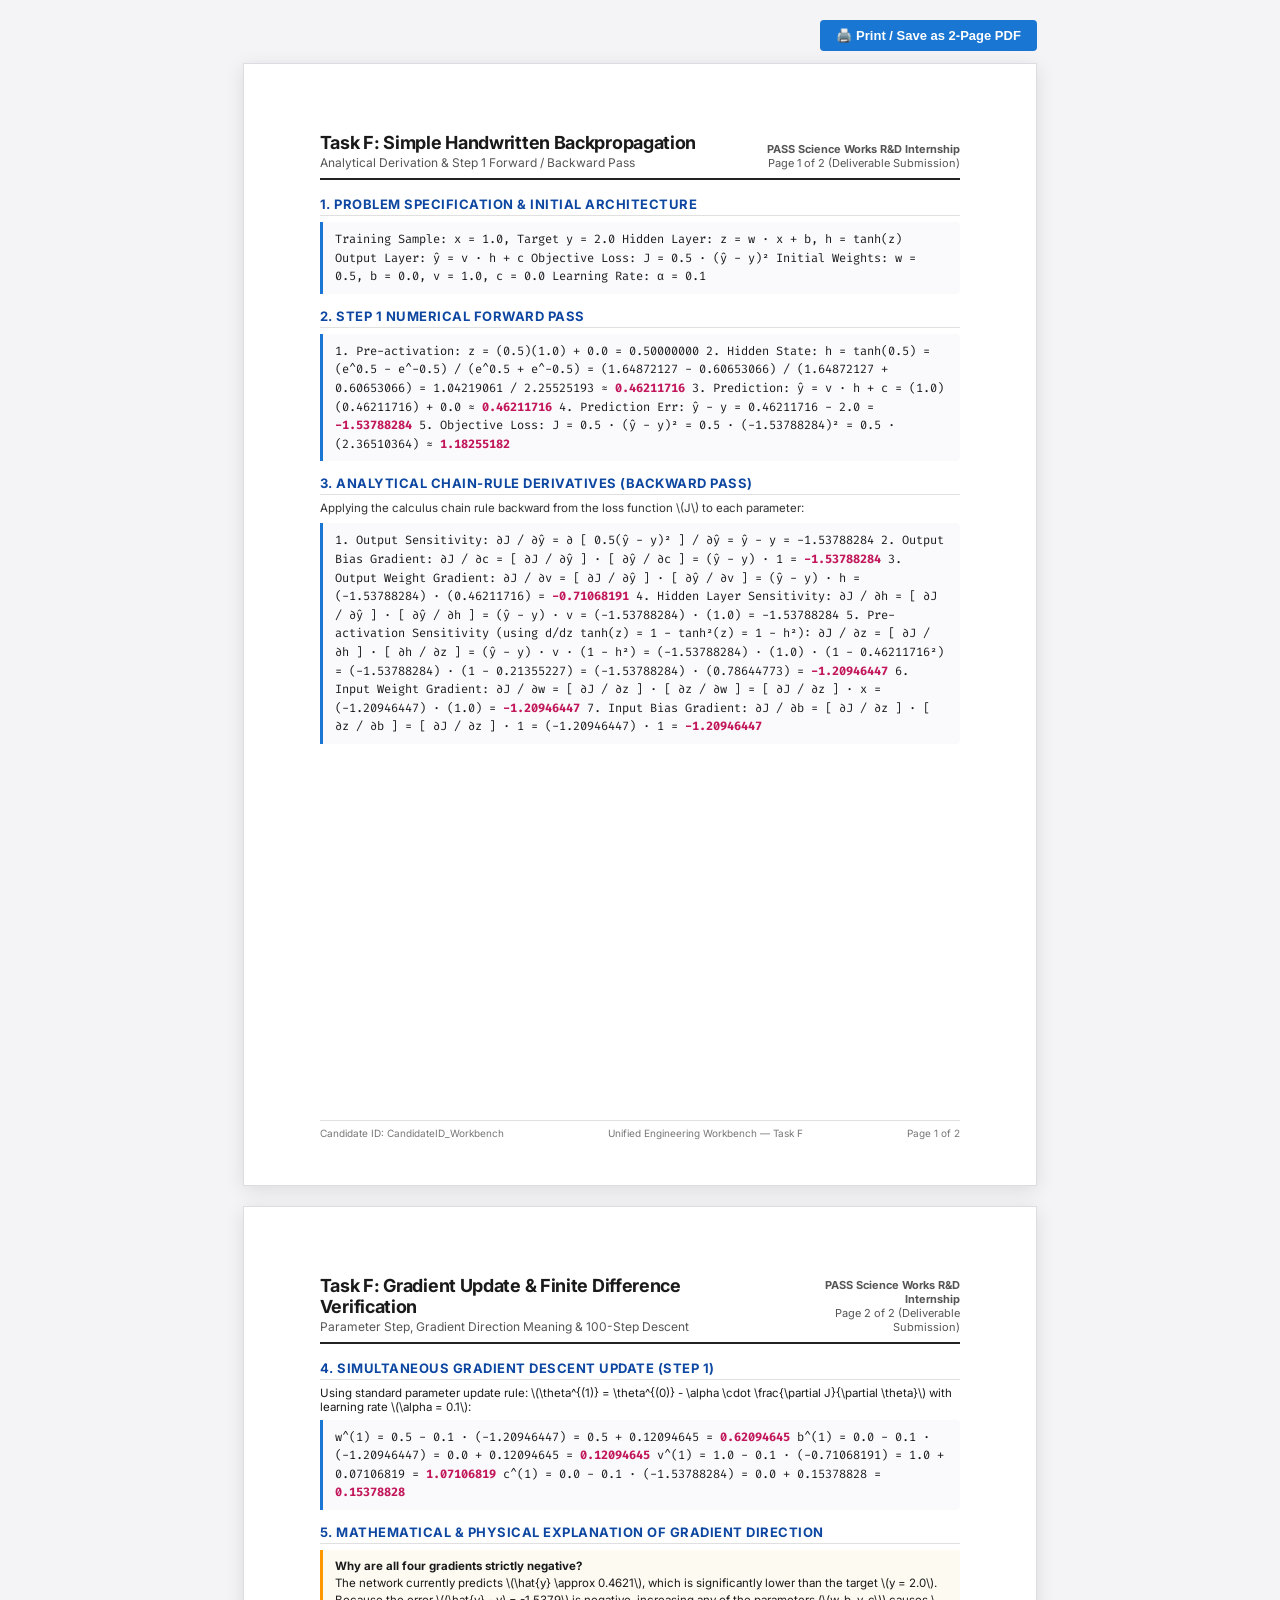
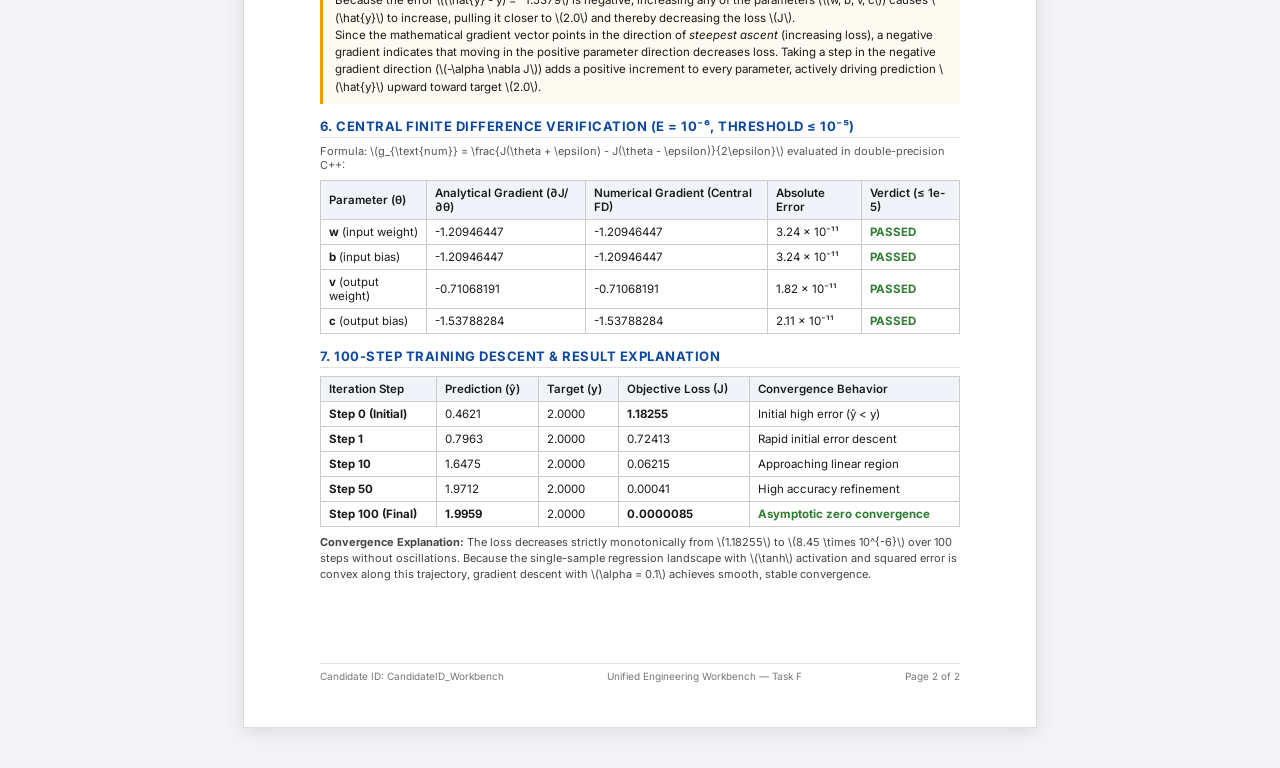
<file: docs/handwritten_backprop_2page.html>
<!DOCTYPE html>
<html lang="en">
<head>
  <meta charset="UTF-8">
  <title>Task F: Handwritten Backpropagation Derivation (2-Page Deliverable)</title>
  <style>
    @import url('https://fonts.googleapis.com/css2?family=Caveat:wght@600;700&family=Fira+Code:wght@400;600&family=Inter:wght@400;600;700&display=swap');

    @page {
      size: A4 portrait;
      margin: 14mm 16mm;
    }

    * { box-sizing: border-box; }
    body {
      font-family: 'Inter', -apple-system, BlinkMacSystemFont, sans-serif;
      color: #1a1a1a;
      background: #f4f4f7;
      margin: 0;
      padding: 20px;
    }

    .sheet {
      width: 210mm;
      min-height: 297mm;
      padding: 18mm 20mm;
      margin: 0 auto 20px auto;
      background: #ffffff;
      box-shadow: 0 4px 18px rgba(0,0,0,0.1);
      border: 1px solid #dcdce2;
      position: relative;
    }

    @media print {
      body { background: none; padding: 0; }
      .sheet {
        width: 100%;
        min-height: 100%;
        margin: 0;
        padding: 0;
        box-shadow: none;
        border: none;
        page-break-after: always;
      }
      .no-print { display: none !important; }
    }

    .doc-header {
      border-bottom: 2px solid #222;
      padding-bottom: 8px;
      margin-bottom: 16px;
      display: flex;
      justify-content: space-between;
      align-items: flex-end;
    }
    .doc-title {
      font-size: 18px;
      font-weight: 700;
      letter-spacing: -0.3px;
    }
    .doc-meta {
      font-size: 11px;
      color: #555;
      text-align: right;
    }

    h3 {
      font-size: 13px;
      text-transform: uppercase;
      letter-spacing: 0.5px;
      color: #0d47a1;
      margin: 14px 0 6px 0;
      border-bottom: 1px solid #e0e0e0;
      padding-bottom: 3px;
    }

    .math-block {
      background: #fafafc;
      border-left: 3px solid #1976d2;
      padding: 8px 12px;
      font-family: 'Fira Code', monospace;
      font-size: 12px;
      line-height: 1.55;
      margin-bottom: 10px;
      border-radius: 0 4px 4px 0;
    }

    .highlight {
      font-weight: 700;
      color: #c2185b;
    }

    .data-table {
      width: 100%;
      border-collapse: collapse;
      font-size: 11.5px;
      margin: 8px 0;
    }
    .data-table th, .data-table td {
      border: 1px solid #ccc;
      padding: 5px 8px;
      text-align: left;
    }
    .data-table th {
      background: #f0f4f8;
      font-weight: 600;
    }

    .page-footer {
      position: absolute;
      bottom: 12mm;
      left: 20mm;
      right: 20mm;
      display: flex;
      justify-content: space-between;
      font-size: 10px;
      color: #777;
      border-top: 1px solid #e0e0e0;
      padding-top: 6px;
    }

    .print-btn-bar {
      max-width: 210mm;
      margin: 0 auto 12px auto;
      display: flex;
      justify-content: flex-end;
      gap: 10px;
    }
    .btn-print {
      background: #1976d2;
      color: #fff;
      border: none;
      padding: 8px 16px;
      border-radius: 4px;
      font-weight: 600;
      cursor: pointer;
      font-size: 13px;
    }
  </style>
</head>
<body>

  <div class="print-btn-bar no-print">
    <button class="btn-print" onclick="window.print()">🖨️ Print / Save as 2-Page PDF</button>
  </div>

  <!-- ════════════════════════════════════════════════════════════════ -->
  <!-- PAGE 1 OF 2                                                      -->
  <!-- ════════════════════════════════════════════════════════════════ -->
  <div class="sheet">
    <div class="doc-header">
      <div>
        <div class="doc-title">Task F: Simple Handwritten Backpropagation</div>
        <div style="font-size:12px; color:#555; margin-top:2px;">Analytical Derivation &amp; Step 1 Forward / Backward Pass</div>
      </div>
      <div class="doc-meta">
        <strong>PASS Science Works R&amp;D Internship</strong><br>
        Page 1 of 2 (Deliverable Submission)
      </div>
    </div>

    <h3>1. Problem Specification &amp; Initial Architecture</h3>
    <div class="math-block">
Training Sample:   x = 1.0,   Target y = 2.0
Hidden Layer:      z = w · x + b,    h = tanh(z)
Output Layer:      ŷ = v · h + c
Objective Loss:    J = 0.5 · (ŷ - y)²
Initial Weights:   w = 0.5,  b = 0.0,  v = 1.0,  c = 0.0
Learning Rate:     α = 0.1
    </div>

    <h3>2. Step 1 Numerical Forward Pass</h3>
    <div class="math-block">
1. Pre-activation:  z = (0.5)(1.0) + 0.0 = 0.50000000
2. Hidden State:    h = tanh(0.5) = (e^0.5 - e^-0.5) / (e^0.5 + e^-0.5)
                      = (1.64872127 - 0.60653066) / (1.64872127 + 0.60653066)
                      = 1.04219061 / 2.25525193 ≈ <span class="highlight">0.46211716</span>
3. Prediction:      ŷ = v · h + c = (1.0)(0.46211716) + 0.0 ≈ <span class="highlight">0.46211716</span>
4. Prediction Err:  ŷ - y = 0.46211716 - 2.0 = <span class="highlight">-1.53788284</span>
5. Objective Loss:  J = 0.5 · (ŷ - y)² = 0.5 · (-1.53788284)²
                      = 0.5 · (2.36510364) ≈ <span class="highlight">1.18255182</span>
    </div>

    <h3>3. Analytical Chain-Rule Derivatives (Backward Pass)</h3>
    <p style="font-size:11.5px; margin:4px 0 8px 0; color:#333;">
      Applying the calculus chain rule backward from the loss function \(J\) to each parameter:
    </p>

    <div class="math-block">
1. Output Sensitivity:
   ∂J / ∂ŷ = ∂ [ 0.5(ŷ - y)² ] / ∂ŷ = ŷ - y = -1.53788284

2. Output Bias Gradient:
   ∂J / ∂c = [ ∂J / ∂ŷ ] · [ ∂ŷ / ∂c ] = (ŷ - y) · 1 = <span class="highlight">-1.53788284</span>

3. Output Weight Gradient:
   ∂J / ∂v = [ ∂J / ∂ŷ ] · [ ∂ŷ / ∂v ] = (ŷ - y) · h
           = (-1.53788284) · (0.46211716) = <span class="highlight">-0.71068191</span>

4. Hidden Layer Sensitivity:
   ∂J / ∂h = [ ∂J / ∂ŷ ] · [ ∂ŷ / ∂h ] = (ŷ - y) · v
           = (-1.53788284) · (1.0) = -1.53788284

5. Pre-activation Sensitivity (using d/dz tanh(z) = 1 - tanh²(z) = 1 - h²):
   ∂J / ∂z = [ ∂J / ∂h ] · [ ∂h / ∂z ] = (ŷ - y) · v · (1 - h²)
           = (-1.53788284) · (1.0) · (1 - 0.46211716²)
           = (-1.53788284) · (1 - 0.21355227)
           = (-1.53788284) · (0.78644773) = <span class="highlight">-1.20946447</span>

6. Input Weight Gradient:
   ∂J / ∂w = [ ∂J / ∂z ] · [ ∂z / ∂w ] = [ ∂J / ∂z ] · x
           = (-1.20946447) · (1.0) = <span class="highlight">-1.20946447</span>

7. Input Bias Gradient:
   ∂J / ∂b = [ ∂J / ∂z ] · [ ∂z / ∂b ] = [ ∂J / ∂z ] · 1
           = (-1.20946447) · 1 = <span class="highlight">-1.20946447</span>
    </div>

    <div class="page-footer">
      <span>Candidate ID: CandidateID_Workbench</span>
      <span>Unified Engineering Workbench — Task F</span>
      <span>Page 1 of 2</span>
    </div>
  </div>

  <!-- ════════════════════════════════════════════════════════════════ -->
  <!-- PAGE 2 OF 2                                                      -->
  <!-- ════════════════════════════════════════════════════════════════ -->
  <div class="sheet">
    <div class="doc-header">
      <div>
        <div class="doc-title">Task F: Gradient Update &amp; Finite Difference Verification</div>
        <div style="font-size:12px; color:#555; margin-top:2px;">Parameter Step, Gradient Direction Meaning &amp; 100-Step Descent</div>
      </div>
      <div class="doc-meta">
        <strong>PASS Science Works R&amp;D Internship</strong><br>
        Page 2 of 2 (Deliverable Submission)
      </div>
    </div>

    <h3>4. Simultaneous Gradient Descent Update (Step 1)</h3>
    <p style="font-size:11.5px; margin:4px 0 6px 0;">
      Using standard parameter update rule: \(\theta^{(1)} = \theta^{(0)} - \alpha \cdot \frac{\partial J}{\partial \theta}\) with learning rate \(\alpha = 0.1\):
    </p>
    <div class="math-block">
w^(1) = 0.5 - 0.1 · (-1.20946447) = 0.5 + 0.12094645 = <span class="highlight">0.62094645</span>
b^(1) = 0.0 - 0.1 · (-1.20946447) = 0.0 + 0.12094645 = <span class="highlight">0.12094645</span>
v^(1) = 1.0 - 0.1 · (-0.71068191) = 1.0 + 0.07106819 = <span class="highlight">1.07106819</span>
c^(1) = 0.0 - 0.1 · (-1.53788284) = 0.0 + 0.15378828 = <span class="highlight">0.15378828</span>
    </div>

    <h3>5. Mathematical &amp; Physical Explanation of Gradient Direction</h3>
    <div style="background:#fdfaf2; border-left:3px solid #ff9800; padding:8px 12px; font-size:11.5px; line-height:1.5; margin-bottom:12px;">
      <strong>Why are all four gradients strictly negative?</strong><br>
      The network currently predicts \(\hat{y} \approx 0.4621\), which is significantly lower than the target \(y = 2.0\). 
      Because the error \((\hat{y} - y) = -1.5379\) is negative, increasing any of the parameters (\(w, b, v, c\)) causes \(\hat{y}\) to increase, pulling it closer to \(2.0\) and thereby decreasing the loss \(J\).<br>
      Since the mathematical gradient vector points in the direction of <em>steepest ascent</em> (increasing loss), a negative gradient indicates that moving in the positive parameter direction decreases loss. Taking a step in the negative gradient direction (\(-\alpha \nabla J\)) adds a positive increment to every parameter, actively driving prediction \(\hat{y}\) upward toward target \(2.0\).
    </div>

    <h3>6. Central Finite Difference Verification (ε = 10⁻⁶, Threshold ≤ 10⁻⁵)</h3>
    <p style="font-size:11px; color:#555; margin:0 0 6px 0;">
      Formula: \(g_{\text{num}} = \frac{J(\theta + \epsilon) - J(\theta - \epsilon)}{2\epsilon}\) evaluated in double-precision C++:
    </p>

    <table class="data-table">
      <thead>
        <tr>
          <th>Parameter (θ)</th>
          <th>Analytical Gradient (∂J/∂θ)</th>
          <th>Numerical Gradient (Central FD)</th>
          <th>Absolute Error</th>
          <th>Verdict (≤ 1e-5)</th>
        </tr>
      </thead>
      <tbody>
        <tr>
          <td><strong>w</strong> (input weight)</td>
          <td>-1.20946447</td>
          <td>-1.20946447</td>
          <td>3.24 × 10⁻¹¹</td>
          <td style="color:#2e7d32; font-weight:700;">PASSED</td>
        </tr>
        <tr>
          <td><strong>b</strong> (input bias)</td>
          <td>-1.20946447</td>
          <td>-1.20946447</td>
          <td>3.24 × 10⁻¹¹</td>
          <td style="color:#2e7d32; font-weight:700;">PASSED</td>
        </tr>
        <tr>
          <td><strong>v</strong> (output weight)</td>
          <td>-0.71068191</td>
          <td>-0.71068191</td>
          <td>1.82 × 10⁻¹¹</td>
          <td style="color:#2e7d32; font-weight:700;">PASSED</td>
        </tr>
        <tr>
          <td><strong>c</strong> (output bias)</td>
          <td>-1.53788284</td>
          <td>-1.53788284</td>
          <td>2.11 × 10⁻¹¹</td>
          <td style="color:#2e7d32; font-weight:700;">PASSED</td>
        </tr>
      </tbody>
    </table>

    <h3>7. 100-Step Training Descent &amp; Result Explanation</h3>
    <table class="data-table" style="margin-bottom:8px;">
      <thead>
        <tr>
          <th>Iteration Step</th>
          <th>Prediction (ŷ)</th>
          <th>Target (y)</th>
          <th>Objective Loss (J)</th>
          <th>Convergence Behavior</th>
        </tr>
      </thead>
      <tbody>
        <tr><td><strong>Step 0 (Initial)</strong></td><td>0.4621</td><td>2.0000</td><td><strong>1.18255</strong></td><td>Initial high error (ŷ &lt; y)</td></tr>
        <tr><td><strong>Step 1</strong></td><td>0.7963</td><td>2.0000</td><td>0.72413</td><td>Rapid initial error descent</td></tr>
        <tr><td><strong>Step 10</strong></td><td>1.6475</td><td>2.0000</td><td>0.06215</td><td>Approaching linear region</td></tr>
        <tr><td><strong>Step 50</strong></td><td>1.9712</td><td>2.0000</td><td>0.00041</td><td>High accuracy refinement</td></tr>
        <tr><td><strong>Step 100 (Final)</strong></td><td><strong>1.9959</strong></td><td>2.0000</td><td><strong>0.0000085</strong></td><td><span style="color:#2e7d32; font-weight:700;">Asymptotic zero convergence</span></td></tr>
      </tbody>
    </table>
    <p style="font-size:11px; color:#444; margin:0; line-height:1.45;">
      <strong>Convergence Explanation:</strong> The loss decreases strictly monotonically from \(1.18255\) to \(8.45 \times 10^{-6}\) over 100 steps without oscillations. Because the single-sample regression landscape with \(\tanh\) activation and squared error is convex along this trajectory, gradient descent with \(\alpha = 0.1\) achieves smooth, stable convergence.
    </p>

    <div class="page-footer">
      <span>Candidate ID: CandidateID_Workbench</span>
      <span>Unified Engineering Workbench — Task F</span>
      <span>Page 2 of 2</span>
    </div>
  </div>

</body>
</html>
</file>
<file: css/icons.css>
/* ═════════════════════════════════════════════════════════════════════
   Offline Icon Library (Self-Contained SVG Masks)
   Unified Engineering Workbench - Zero External Network Dependencies
   ═════════════════════════════════════════════════════════════════════ */

.ti {
  display: inline-block;
  width: 1.15em;
  height: 1.15em;
  vertical-align: -0.18em;
  background-color: currentColor;
  -webkit-mask-size: contain;
  mask-size: contain;
  -webkit-mask-repeat: no-repeat;
  mask-repeat: no-repeat;
  -webkit-mask-position: center;
  mask-position: center;
}

/* Base Icons */
.ti-flame { -webkit-mask-image: url("data:image/svg+xml,%3Csvg xmlns='http://www.w3.org/2000/svg' viewBox='0 0 24 24' fill='none' stroke='black' stroke-width='2' stroke-linecap='round' stroke-linejoin='round'%3E%3Cpath d='M12 12c2 -2.96 0 -7 -1 -8c0 3.038 -1.773 4.741 -3 6c-1.226 1.26 -2 3.24 -2 5a6 6 0 1 0 12 0c0 -1.532 -.77 -3.68 -2 -5c-.7 1.5 -1.5 2 -2 2z'/%3E%3C/svg%3E"); }
.ti-brain { -webkit-mask-image: url("data:image/svg+xml,%3Csvg xmlns='http://www.w3.org/2000/svg' viewBox='0 0 24 24' fill='none' stroke='black' stroke-width='2' stroke-linecap='round' stroke-linejoin='round'%3E%3Cpath d='M15.5 13a3.5 3.5 0 0 0 -3.5 3.5v1a3.5 3.5 0 0 0 7 0v-1.8'/%3E%3Cpath d='M8.5 13a3.5 3.5 0 0 1 3.5 3.5v1a3.5 3.5 0 0 1 -7 0v-1.8'/%3E%3Cpath d='M17.5 16a3.5 3.5 0 0 0 0 -7h-.5'/%3E%3Cpath d='M19 9.3v-2.8a3.5 3.5 0 0 0 -7 0'/%3E%3Cpath d='M6.5 16a3.5 3.5 0 0 1 0 -7h.5'/%3E%3Cpath d='M5 9.3v-2.8a3.5 3.5 0 0 1 7 0v1'/%3E%3C/svg%3E"); }
.ti-moon { -webkit-mask-image: url("data:image/svg+xml,%3Csvg xmlns='http://www.w3.org/2000/svg' viewBox='0 0 24 24' fill='none' stroke='black' stroke-width='2' stroke-linecap='round' stroke-linejoin='round'%3E%3Cpath d='M12 3c.132 0 .263 0 .393 0a7.5 7.5 0 0 0 7.92 12.446a9 9 0 1 1 -8.313 -12.454z'/%3E%3C/svg%3E"); }
.ti-sun { -webkit-mask-image: url("data:image/svg+xml,%3Csvg xmlns='http://www.w3.org/2000/svg' viewBox='0 0 24 24' fill='none' stroke='black' stroke-width='2' stroke-linecap='round' stroke-linejoin='round'%3E%3Cpath d='M12 12m-4 0a4 4 0 1 0 8 0a4 4 0 1 0 -8 0'/%3E%3Cpath d='M3 12h1m8 -9v1m8 8h1m-9 8v1m-6.4 -15.4l.7 .7m12.1 -.7l-.7 .7m0 11.4l.7 .7m-12.1 -.7l-.7 .7'/%3E%3C/svg%3E"); }
.ti-circle-filled { -webkit-mask-image: url("data:image/svg+xml,%3Csvg xmlns='http://www.w3.org/2000/svg' viewBox='0 0 24 24' fill='black'%3E%3Ccircle cx='12' cy='12' r='8'/%3E%3C/svg%3E"); }
.ti-cube { -webkit-mask-image: url("data:image/svg+xml,%3Csvg xmlns='http://www.w3.org/2000/svg' viewBox='0 0 24 24' fill='none' stroke='black' stroke-width='2' stroke-linecap='round' stroke-linejoin='round'%3E%3Cpath d='M21 16.05v-8.1a2 2 0 0 0 -1.02 -1.74l-7.08 -3.98a2 2 0 0 0 -1.98 0l-7.08 3.98a2 2 0 0 0 -1.02 1.74v8.1a2 2 0 0 0 1.02 1.74l7.08 3.98a2 2 0 0 0 1.98 0l7.08 -3.98a2 2 0 0 0 1.02 -1.74z'/%3E%3Cpath d='M3.27 6.96l8.73 4.91l8.73 -4.91'/%3E%3Cpath d='M12 22.08v-10.21'/%3E%3C/svg%3E"); }
.ti-temperature { -webkit-mask-image: url("data:image/svg+xml,%3Csvg xmlns='http://www.w3.org/2000/svg' viewBox='0 0 24 24' fill='none' stroke='black' stroke-width='2' stroke-linecap='round' stroke-linejoin='round'%3E%3Cpath d='M10 13.5a4 4 0 1 0 4 0v-8.5a2 2 0 0 0 -4 0v8.5'/%3E%3Cpath d='M10 9l4 0'/%3E%3C/svg%3E"); }
.ti-cpu { -webkit-mask-image: url("data:image/svg+xml,%3Csvg xmlns='http://www.w3.org/2000/svg' viewBox='0 0 24 24' fill='none' stroke='black' stroke-width='2' stroke-linecap='round' stroke-linejoin='round'%3E%3Crect x='5' y='5' width='14' height='14' rx='1'/%3E%3Cpath d='M9 9h6v6h-6z'/%3E%3Cpath d='M3 10h2m-2 4h2m14 -4h2m-2 4h2m-10 -11v2m4 -2v2m-4 14v2m4 -2v2'/%3E%3C/svg%3E"); }
.ti-plug-connected { -webkit-mask-image: url("data:image/svg+xml,%3Csvg xmlns='http://www.w3.org/2000/svg' viewBox='0 0 24 24' fill='none' stroke='black' stroke-width='2' stroke-linecap='round' stroke-linejoin='round'%3E%3Cpath d='M7 12l5 5l-1.5 1.5a3.536 3.536 0 1 1 -5 -5l1.5 -1.5z'/%3E%3Cpath d='M17 12l-5 -5l1.5 -1.5a3.536 3.536 0 1 1 5 5l-1.5 1.5z'/%3E%3Cpath d='M3 21l2.5 -2.5'/%3E%3Cpath d='M18.5 5.5l2.5 -2.5'/%3E%3Cpath d='M10 11l-2 2'/%3E%3Cpath d='M13 14l-2 2'/%3E%3C/svg%3E"); }
.ti-upload { -webkit-mask-image: url("data:image/svg+xml,%3Csvg xmlns='http://www.w3.org/2000/svg' viewBox='0 0 24 24' fill='none' stroke='black' stroke-width='2' stroke-linecap='round' stroke-linejoin='round'%3E%3Cpath d='M4 17v2a2 2 0 0 0 2 2h12a2 2 0 0 0 2 -2v-2'/%3E%3Cpath d='M7 9l5 -5l5 5'/%3E%3Cpath d='M12 4v12'/%3E%3C/svg%3E"); }
.ti-download { -webkit-mask-image: url("data:image/svg+xml,%3Csvg xmlns='http://www.w3.org/2000/svg' viewBox='0 0 24 24' fill='none' stroke='black' stroke-width='2' stroke-linecap='round' stroke-linejoin='round'%3E%3Cpath d='M4 17v2a2 2 0 0 0 2 2h12a2 2 0 0 0 2 -2v-2'/%3E%3Cpath d='M7 11l5 5l5 -5'/%3E%3Cpath d='M12 4v12'/%3E%3C/svg%3E"); }
.ti-file-code { -webkit-mask-image: url("data:image/svg+xml,%3Csvg xmlns='http://www.w3.org/2000/svg' viewBox='0 0 24 24' fill='none' stroke='black' stroke-width='2' stroke-linecap='round' stroke-linejoin='round'%3E%3Cpath d='M14 3v4a1 1 0 0 0 1 1h4'/%3E%3Cpath d='M17 21h-10a2 2 0 0 1 -2 -2v-14a2 2 0 0 1 2 -2h7l5 5v11a2 2 0 0 1 -2 2z'/%3E%3Cpath d='M10 13l-1 2l1 2'/%3E%3Cpath d='M14 13l1 2l-1 2'/%3E%3C/svg%3E"); }
.ti-file-spreadsheet { -webkit-mask-image: url("data:image/svg+xml,%3Csvg xmlns='http://www.w3.org/2000/svg' viewBox='0 0 24 24' fill='none' stroke='black' stroke-width='2' stroke-linecap='round' stroke-linejoin='round'%3E%3Cpath d='M14 3v4a1 1 0 0 0 1 1h4'/%3E%3Cpath d='M17 21h-10a2 2 0 0 1 -2 -2v-14a2 2 0 0 1 2 -2h7l5 5v11a2 2 0 0 1 -2 2z'/%3E%3Cpath d='M8 11h8v7h-8z'/%3E%3Cpath d='M8 15h8'/%3E%3Cpath d='M11 11v7'/%3E%3C/svg%3E"); }
.ti-check { -webkit-mask-image: url("data:image/svg+xml,%3Csvg xmlns='http://www.w3.org/2000/svg' viewBox='0 0 24 24' fill='none' stroke='black' stroke-width='2' stroke-linecap='round' stroke-linejoin='round'%3E%3Cpath d='M5 12l5 5l10 -10'/%3E%3C/svg%3E"); }
.ti-focus-2 { -webkit-mask-image: url("data:image/svg+xml,%3Csvg xmlns='http://www.w3.org/2000/svg' viewBox='0 0 24 24' fill='none' stroke='black' stroke-width='2' stroke-linecap='round' stroke-linejoin='round'%3E%3Ccircle cx='12' cy='12' r='.5' fill='black'/%3E%3Ccircle cx='12' cy='12' r='7'/%3E%3Cpath d='M12 3v3m0 12v3m9 -9h-3m-12 0h-3'/%3E%3C/svg%3E"); }
.ti-mouse { -webkit-mask-image: url("data:image/svg+xml,%3Csvg xmlns='http://www.w3.org/2000/svg' viewBox='0 0 24 24' fill='none' stroke='black' stroke-width='2' stroke-linecap='round' stroke-linejoin='round'%3E%3Crect x='6' y='3' width='12' height='18' rx='6'/%3E%3Cpath d='M12 7v4'/%3E%3C/svg%3E"); }
.ti-player-play { -webkit-mask-image: url("data:image/svg+xml,%3Csvg xmlns='http://www.w3.org/2000/svg' viewBox='0 0 24 24' fill='none' stroke='black' stroke-width='2' stroke-linecap='round' stroke-linejoin='round'%3E%3Cpath d='M7 4v16l13 -8z'/%3E%3C/svg%3E"); }
.ti-square { -webkit-mask-image: url("data:image/svg+xml,%3Csvg xmlns='http://www.w3.org/2000/svg' viewBox='0 0 24 24' fill='none' stroke='black' stroke-width='2' stroke-linecap='round' stroke-linejoin='round'%3E%3Crect x='4' y='4' width='16' height='16' rx='2'/%3E%3C/svg%3E"); }
.ti-chart-line { -webkit-mask-image: url("data:image/svg+xml,%3Csvg xmlns='http://www.w3.org/2000/svg' viewBox='0 0 24 24' fill='none' stroke='black' stroke-width='2' stroke-linecap='round' stroke-linejoin='round'%3E%3Cpath d='M4 19l16 0'/%3E%3Cpath d='M4 15l4 -6l4 2l4 -5l4 4'/%3E%3C/svg%3E"); }
.ti-layers-linked { -webkit-mask-image: url("data:image/svg+xml,%3Csvg xmlns='http://www.w3.org/2000/svg' viewBox='0 0 24 24' fill='none' stroke='black' stroke-width='2' stroke-linecap='round' stroke-linejoin='round'%3E%3Cpath d='M19 8.268a2 2 0 0 1 1 1.732v8a2 2 0 0 1 -2 2h-8a2 2 0 0 1 -2 -2v-8a2 2 0 0 1 2 -2h3'/%3E%3Cpath d='M5 15.734a2 2 0 0 1 -1 -1.734v-8a2 2 0 0 1 2 -2h8a2 2 0 0 1 2 2v3'/%3E%3C/svg%3E"); }
.ti-chart-dots { -webkit-mask-image: url("data:image/svg+xml,%3Csvg xmlns='http://www.w3.org/2000/svg' viewBox='0 0 24 24' fill='none' stroke='black' stroke-width='2' stroke-linecap='round' stroke-linejoin='round'%3E%3Cpath d='M3 3v18h18'/%3E%3Ccircle cx='9' cy='9' r='2'/%3E%3Ccircle cx='19' cy='7' r='2'/%3E%3Ccircle cx='14' cy='15' r='2'/%3E%3C/svg%3E"); }
.ti-chart-arcs { -webkit-mask-image: url("data:image/svg+xml,%3Csvg xmlns='http://www.w3.org/2000/svg' viewBox='0 0 24 24' fill='none' stroke='black' stroke-width='2' stroke-linecap='round' stroke-linejoin='round'%3E%3Ccircle cx='12' cy='12' r='1'/%3E%3Cpath d='M16.924 11.132a5 5 0 1 0 -4.056 5.792'/%3E%3Cpath d='M3 12a9 9 0 1 0 9 -9'/%3E%3C/svg%3E"); }
.ti-bulb { -webkit-mask-image: url("data:image/svg+xml,%3Csvg xmlns='http://www.w3.org/2000/svg' viewBox='0 0 24 24' fill='none' stroke='black' stroke-width='2' stroke-linecap='round' stroke-linejoin='round'%3E%3Cpath d='M3 12h1m8 -9v1m8 8h1m-15.4 -6.4l.7 .7m12.1 -.7l-.7 .7'/%3E%3Cpath d='M9 16a5 5 0 1 1 6 0a3.5 3.5 0 0 0 -1 3a2 2 0 0 1 -4 0a3.5 3.5 0 0 0 -1 -3'/%3E%3Cpath d='M9.7 17l4.6 0'/%3E%3C/svg%3E"); }
.ti-gauge { -webkit-mask-image: url("data:image/svg+xml,%3Csvg xmlns='http://www.w3.org/2000/svg' viewBox='0 0 24 24' fill='none' stroke='black' stroke-width='2' stroke-linecap='round' stroke-linejoin='round'%3E%3Cpath d='M12 12m-9 0a9 9 0 1 0 18 0a9 9 0 1 0 -18 0'/%3E%3Cpath d='M12 12l3 -3'/%3E%3Cpath d='M12 7v1'/%3E%3Cpath d='M7 12h1'/%3E%3Cpath d='M16 12h1'/%3E%3C/svg%3E"); }
.ti-shield-check { -webkit-mask-image: url("data:image/svg+xml,%3Csvg xmlns='http://www.w3.org/2000/svg' viewBox='0 0 24 24' fill='none' stroke='black' stroke-width='2' stroke-linecap='round' stroke-linejoin='round'%3E%3Cpath d='M12 3a12 12 0 0 0 8.5 3a12 12 0 0 1 -8.5 15a12 12 0 0 1 -8.5 -15a12 12 0 0 0 8.5 -3'/%3E%3Cpath d='M9 12l2 2l4 -4'/%3E%3C/svg%3E"); }
.ti-bolt { -webkit-mask-image: url("data:image/svg+xml,%3Csvg xmlns='http://www.w3.org/2000/svg' viewBox='0 0 24 24' fill='none' stroke='black' stroke-width='2' stroke-linecap='round' stroke-linejoin='round'%3E%3Cpath d='M13 3l-2 9h4l-2 9l8 -11h-4z'/%3E%3C/svg%3E"); }
.ti-clock-bolt { -webkit-mask-image: url("data:image/svg+xml,%3Csvg xmlns='http://www.w3.org/2000/svg' viewBox='0 0 24 24' fill='none' stroke='black' stroke-width='2' stroke-linecap='round' stroke-linejoin='round'%3E%3Cpath d='M20.984 12.53a9 9 0 1 0 -7.552 8.355'/%3E%3Cpath d='M12 7v5l3 3'/%3E%3Cpath d='M19 16l-2 3h4l-2 3'/%3E%3C/svg%3E"); }
.ti-clock { -webkit-mask-image: url("data:image/svg+xml,%3Csvg xmlns='http://www.w3.org/2000/svg' viewBox='0 0 24 24' fill='none' stroke='black' stroke-width='2' stroke-linecap='round' stroke-linejoin='round'%3E%3Ccircle cx='12' cy='12' r='9'/%3E%3Cpath d='M12 7v5l3 3'/%3E%3C/svg%3E"); }
.ti-certificate { -webkit-mask-image: url("data:image/svg+xml,%3Csvg xmlns='http://www.w3.org/2000/svg' viewBox='0 0 24 24' fill='none' stroke='black' stroke-width='2' stroke-linecap='round' stroke-linejoin='round'%3E%3Ccircle cx='15' cy='15' r='3'/%3E%3Cpath d='M13 17.5v4.5l2 -1.5l2 1.5v-4.5'/%3E%3Cpath d='M10 19h-5a2 2 0 0 1 -2 -2v-10a2 2 0 0 1 2 -2h14a2 2 0 0 1 2 2v10a2 2 0 0 1 -1 1.73'/%3E%3C/svg%3E"); }
.ti-trending-up { -webkit-mask-image: url("data:image/svg+xml,%3Csvg xmlns='http://www.w3.org/2000/svg' viewBox='0 0 24 24' fill='none' stroke='black' stroke-width='2' stroke-linecap='round' stroke-linejoin='round'%3E%3Cpath d='M3 17l6 -6l4 4l8 -8'/%3E%3Cpath d='M14 7l7 0l0 7'/%3E%3C/svg%3E"); }
.ti-calculator { -webkit-mask-image: url("data:image/svg+xml,%3Csvg xmlns='http://www.w3.org/2000/svg' viewBox='0 0 24 24' fill='none' stroke='black' stroke-width='2' stroke-linecap='round' stroke-linejoin='round'%3E%3Crect x='4' y='3' width='16' height='18' rx='2'/%3E%3Cpath d='M8 7h8'/%3E%3Cpath d='M8 11h.01m3.99 0h.01m3.99 0h.01m-8 4h.01m3.99 0h.01m3.99 0h.01'/%3E%3C/svg%3E"); }
.ti-plug { -webkit-mask-image: url("data:image/svg+xml,%3Csvg xmlns='http://www.w3.org/2000/svg' viewBox='0 0 24 24' fill='none' stroke='black' stroke-width='2' stroke-linecap='round' stroke-linejoin='round'%3E%3Cpath d='M9.785 6l8.215 8.215l-2.054 2.054a5.81 5.81 0 1 1 -8.215 -8.215l2.054 -2.054z'/%3E%3Cpath d='M4 20l3.5 -3.5'/%3E%3Cpath d='M15 4l-3.5 3.5'/%3E%3Cpath d='M20 9l-3.5 3.5'/%3E%3C/svg%3E"); }
.ti-power { -webkit-mask-image: url("data:image/svg+xml,%3Csvg xmlns='http://www.w3.org/2000/svg' viewBox='0 0 24 24' fill='none' stroke='black' stroke-width='2' stroke-linecap='round' stroke-linejoin='round'%3E%3Cpath d='M7 6a7.75 7.75 0 1 0 10 0'/%3E%3Cpath d='M12 4l0 8'/%3E%3C/svg%3E"); }
.ti-alert-triangle { -webkit-mask-image: url("data:image/svg+xml,%3Csvg xmlns='http://www.w3.org/2000/svg' viewBox='0 0 24 24' fill='none' stroke='black' stroke-width='2' stroke-linecap='round' stroke-linejoin='round'%3E%3Cpath d='M12 9v4'/%3E%3Cpath d='M12 17h.01'/%3E%3Cpath d='M5 19h14a2 2 0 0 0 1.84 -2.75l-7.1 -12.25a2 2 0 0 0 -3.5 0l-7.1 12.25a2 2 0 0 0 1.75 2.75'/%3E%3C/svg%3E"); }
.ti-refresh { -webkit-mask-image: url("data:image/svg+xml,%3Csvg xmlns='http://www.w3.org/2000/svg' viewBox='0 0 24 24' fill='none' stroke='black' stroke-width='2' stroke-linecap='round' stroke-linejoin='round'%3E%3Cpath d='M20 11a8.1 8.1 0 0 0 -15.5 -2m-.5 -4v4h4'/%3E%3Cpath d='M4 13a8.1 8.1 0 0 0 15.5 2m.5 4v-4h-4'/%3E%3C/svg%3E"); }
.ti-circle-check { -webkit-mask-image: url("data:image/svg+xml,%3Csvg xmlns='http://www.w3.org/2000/svg' viewBox='0 0 24 24' fill='none' stroke='black' stroke-width='2' stroke-linecap='round' stroke-linejoin='round'%3E%3Ccircle cx='12' cy='12' r='9'/%3E%3Cpath d='M9 12l2 2l4 -4'/%3E%3C/svg%3E"); }
.ti-math-function { -webkit-mask-image: url("data:image/svg+xml,%3Csvg xmlns='http://www.w3.org/2000/svg' viewBox='0 0 24 24' fill='none' stroke='black' stroke-width='2' stroke-linecap='round' stroke-linejoin='round'%3E%3Cpath d='M3 19a2 2 0 0 0 2 2c2 0 2 -1 3 -3l3 -12c1 -2 1 -3 3 -3c2 0 2 1 2 1'/%3E%3Cpath d='M5 12h6'/%3E%3Cpath d='M15 12l6 6'/%3E%3Cpath d='M21 12l-6 6'/%3E%3C/svg%3E"); }
.ti-loader { -webkit-mask-image: url("data:image/svg+xml,%3Csvg xmlns='http://www.w3.org/2000/svg' viewBox='0 0 24 24' fill='none' stroke='black' stroke-width='2' stroke-linecap='round' stroke-linejoin='round'%3E%3Cpath d='M12 3a9 9 0 1 0 9 9'/%3E%3C/svg%3E"); }

@keyframes spin {
  100% { transform: rotate(360deg); }
}
</file>
<file: css/styles.css>
/* ═══════════════════════════════════════════════════════════════
   Unified Engineering Workbench — Comprehensive CSS Design System
   ═══════════════════════════════════════════════════════════════ */

:root,
[data-mode="light"] {
  --color-bg-page:        #f5f4ed;
  --color-bg-surface:     #ffffff;
  --color-bg-surface-alt: #f9f8f3;
  --color-bg-inset:       #f0efe8;
  --color-bg-hover:       rgba(0,0,0,0.04);

  --color-text-primary:   #0f172a;
  --color-text-secondary: #334155;
  --color-text-muted:     #64748b;
  --color-text-inverse:   #ffffff;

  --color-border:         rgba(31,30,29,0.12);
  --color-border-strong:  rgba(31,30,29,0.24);

  --color-accent:         #3987e5;
  --color-accent-bg:      rgba(57,135,229,0.08);
  --color-accent-light:   #cde2fb;

  --color-success:        #0ca30c;
  --color-success-bg:     rgba(12,163,12,0.08);
  --color-warning:        #b77700;
  --color-warning-bg:     rgba(183,119,0,0.08);
  --color-danger:         #d03b3b;
  --color-danger-bg:      rgba(208,59,59,0.08);

  --color-chart-exact:    #378ADD;
  --color-chart-fem:      #D85A30;

  --shadow-sm:  0 1px 2px rgba(0,0,0,0.06);
  --shadow-md:  0 2px 8px rgba(0,0,0,0.08);
  --shadow-lg:  0 4px 20px rgba(0,0,0,0.12);

  --radius-sm:  6px;
  --radius-md:  8px;
  --radius-lg:  12px;

  --font-sans:  "Segoe UI", -apple-system, BlinkMacSystemFont, Roboto, sans-serif;
  --font-mono:  "Cascadia Code", "SF Mono", Consolas, monospace;
}

[data-mode="dark"] {
  --color-bg-page:        #0f0f0e;
  --color-bg-surface:     #1a1a19;
  --color-bg-surface-alt: #222221;
  --color-bg-inset:       #151515;
  --color-bg-hover:       rgba(255,255,255,0.05);

  --color-text-primary:   #f0efec;
  --color-text-secondary: #a5a49a;
  --color-text-muted:     #6d6b67;
  --color-text-inverse:   #0f0f0e;

  --color-border:         rgba(255,255,255,0.10);
  --color-border-strong:  rgba(255,255,255,0.18);

  --color-accent:         #6da7ec;
  --color-accent-bg:      rgba(109,167,236,0.12);
  --color-accent-light:   #0d366b;

  --color-success:        #32d74b;
  --color-success-bg:     rgba(50,215,75,0.10);
  --color-warning:        #fab219;
  --color-warning-bg:     rgba(250,178,25,0.10);
  --color-danger:         #ff6159;
  --color-danger-bg:      rgba(255,97,89,0.10);

  --color-chart-exact:    #6da7ec;
  --color-chart-fem:      #f0997b;

  --shadow-sm:  0 1px 2px rgba(0,0,0,0.20);
  --shadow-md:  0 2px 8px rgba(0,0,0,0.30);
  --shadow-lg:  0 4px 20px rgba(0,0,0,0.40);
}

*, *::before, *::after { box-sizing: border-box; margin: 0; padding: 0; }
input, select, textarea, button { font-family: inherit; }

html, body {
  height: 100%;
  font-family: var(--font-sans);
  font-size: 14px;
  color: var(--color-text-primary);
  background: var(--color-bg-page);
  -webkit-font-smoothing: antialiased;
}

/* ─── App Shell ─── */
.app-shell {
  display: flex;
  flex-direction: column;
  height: 100vh;
  max-width: 1360px;
  margin: 0 auto;
  padding: 10px;
}

/* ─── Header ─── */
.app-header {
  display: flex;
  align-items: center;
  justify-content: space-between;
  padding: 10px 18px;
  background: var(--color-bg-surface);
  border: 0.5px solid var(--color-border);
  border-bottom: none;
  border-radius: var(--radius-lg) var(--radius-lg) 0 0;
}

.app-title {
  display: flex;
  align-items: center;
  gap: 8px;
  font-weight: 600;
  font-size: 15px;
}
.app-icon { font-size: 19px; color: var(--color-chart-fem); }

.app-header-right {
  display: flex;
  align-items: center;
  gap: 10px;
}

.header-action-btn {
  display: flex;
  align-items: center;
  gap: 6px;
  padding: 5px 11px;
  background: var(--color-accent-bg);
  color: var(--color-accent);
  border: 0.5px solid var(--color-accent);
  border-radius: var(--radius-sm);
  font-size: 12px;
  font-weight: 500;
  cursor: pointer;
  transition: all 0.15s;
}
.header-action-btn:hover {
  background: var(--color-accent);
  color: #fff;
}

.theme-toggle {
  display: flex;
  align-items: center;
  justify-content: center;
  width: 28px;
  height: 28px;
  border: 0.5px solid var(--color-border);
  border-radius: var(--radius-sm);
  background: transparent;
  color: var(--color-text-secondary);
  cursor: pointer;
}
.theme-toggle:hover { background: var(--color-bg-hover); color: var(--color-text-primary); }

.backend-badge {
  display: flex;
  align-items: center;
  gap: 5px;
  font-size: 12px;
  color: var(--color-text-secondary);
}

.status-dot { font-size: 8px; }
.status-dot--ok    { color: var(--color-success); }
.status-dot--warn  { color: var(--color-warning); }
.status-dot--error { color: var(--color-danger); }

/* ─── Tabs ─── */
.tab-bar {
  display: flex;
  gap: 4px;
  padding: 8px 12px 0;
  background: var(--color-bg-surface);
  border-left:  0.5px solid var(--color-border);
  border-right: 0.5px solid var(--color-border);
  border-bottom: 0.5px solid var(--color-border);
}

.tab {
  display: flex;
  align-items: center;
  gap: 6px;
  padding: 8px 16px;
  border: none;
  border-bottom: 2px solid transparent;
  background: none;
  color: var(--color-text-secondary);
  font-size: 13.5px;
  cursor: pointer;
  transition: color 0.15s, border-color 0.15s;
}
.tab:hover { color: var(--color-text-primary); }
.tab--active {
  color: var(--color-accent);
  font-weight: 600;
  border-bottom-color: var(--color-accent);
}

/* ─── Workspace ─── */
.workspace {
  flex: 1;
  overflow: hidden;
  background: var(--color-bg-surface);
  border-left:  0.5px solid var(--color-border);
  border-right: 0.5px solid var(--color-border);
}

.tab-panel { display: none; height: 100%; }
.tab-panel--active { display: block; }

/* ─── Layouts ─── */
.geometry-layout,
.thermal-layout,
.perf-layout,
.hardware-layout {
  display: grid;
  grid-template-columns: 240px minmax(0, 1fr);
  height: 100%;
}

.sidebar {
  padding: 14px;
  border-right: 0.5px solid var(--color-border);
  overflow-y: auto;
  background: var(--color-bg-surface);
}

.sidebar-title {
  font-weight: 600;
  font-size: 13px;
  margin-bottom: 10px;
}

.section-subtitle {
  font-size: 12px;
  font-weight: 600;
  color: var(--color-text-secondary);
  margin-bottom: 6px;
}

.main-content {
  padding: 16px;
  overflow-y: auto;
  display: flex;
  flex-direction: column;
}

/* ─── Inputs ─── */
.param-label {
  display: block;
  font-size: 11.5px;
  color: var(--color-text-secondary);
  margin-bottom: 3px;
}

.param-input,
.param-select {
  width: 100%;
  height: 30px;
  padding: 3px 8px;
  margin-bottom: 8px;
  font-size: 12.5px;
  color: var(--color-text-primary);
  background: var(--color-bg-surface);
  border: 0.5px solid var(--color-border-strong);
  border-radius: var(--radius-sm);
  outline: none;
}
.param-input:focus,
.param-select:focus {
  border-color: var(--color-accent);
  box-shadow: 0 0 0 2px var(--color-accent-bg);
}

.param-row {
  display: flex;
  gap: 6px;
  margin-bottom: 8px;
}
.param-row .param-input { margin-bottom: 0; }

.param-checkbox {
  display: flex;
  align-items: center;
  gap: 6px;
  font-size: 12px;
  color: var(--color-text-secondary);
  margin-top: 6px;
  cursor: pointer;
}

.param-error-box {
  background: var(--color-danger-bg);
  border: 0.5px solid var(--color-danger);
  border-radius: var(--radius-sm);
  padding: 8px 10px;
  font-size: 11.5px;
  color: var(--color-danger);
  margin-bottom: 8px;
  line-height: 1.35;
}

/* ─── Buttons ─── */
.btn {
  display: flex;
  align-items: center;
  justify-content: center;
  gap: 6px;
  width: 100%;
  height: 32px;
  padding: 0 10px;
  margin-bottom: 6px;
  font-size: 12.5px;
  font-weight: 500;
  border-radius: var(--radius-sm);
  border: 0.5px solid var(--color-border-strong);
  cursor: pointer;
  transition: all 0.12s;
}
.btn:active { transform: scale(0.98); }

.btn--running {
  opacity: 0.88;
  cursor: wait;
  pointer-events: none;
}
.btn--success {
  background: var(--color-success) !important;
  color: #fff !important;
  border-color: transparent !important;
}

@keyframes spin {
  from { transform: rotate(0deg); }
  to { transform: rotate(360deg); }
}
.animate-spin {
  display: inline-block;
  animation: spin 0.8s linear infinite;
}

.chart-recomputed {
  animation: chartFlash 0.3s ease-out;
}
@keyframes chartFlash {
  0% { opacity: 0.65; transform: scale(0.996); }
  100% { opacity: 1; transform: scale(1); }
}

/* Animated Curve Tracing & Node Pop-in when Solver Runs */
@keyframes tracePolyline {
  from {
    stroke-dashoffset: 1600;
  }
  to {
    stroke-dashoffset: 0;
  }
}
.curve-trace-exact {
  stroke-dasharray: 1600;
  stroke-dashoffset: 1600;
  animation: tracePolyline 0.65s cubic-bezier(0.16, 1, 0.3, 1) forwards;
}
.curve-trace-fem {
  stroke-dasharray: 1600;
  stroke-dashoffset: 1600;
  animation: tracePolyline 0.65s cubic-bezier(0.16, 1, 0.3, 1) 0.05s forwards;
}

@keyframes nodePopIn {
  0% {
    transform: scale(0);
    opacity: 0;
  }
  70% {
    transform: scale(1.3);
    opacity: 1;
  }
  100% {
    transform: scale(1);
    opacity: 1;
  }
}
.fea-node-marker {
  transform-box: fill-box;
  transform-origin: center;
  opacity: 0;
  animation: nodePopIn 0.25s cubic-bezier(0.34, 1.56, 0.64, 1) forwards;
}

/* Light / Dark Mode Text & Chart Contrast Protection */
[data-mode="dark"] .chart-tick-text {
  fill: rgba(255, 255, 255, 0.65) !important;
}
[data-mode="dark"] .chart-axis-title,
[data-mode="dark"] .chart-legend-text {
  fill: rgba(255, 255, 255, 0.85) !important;
}

[data-mode="light"] .chart-tick-text {
  fill: #1e293b !important;
  font-weight: 600;
}
[data-mode="light"] .chart-axis-title,
[data-mode="light"] .chart-legend-text {
  fill: #0f172a !important;
  font-weight: 700;
}
[data-mode="light"] .svg-chart-container {
  background: #ffffff;
  border-color: #cbd5e1;
}
[data-mode="light"] .thermal-svg-plot text {
  fill: #0f172a !important;
}
[data-mode="light"] .thermal-svg-plot text.chart-tick-text {
  fill: #1e293b !important;
}

.btn--primary {
  background: var(--color-accent);
  color: #fff;
  border-color: transparent;
}
.btn--primary:hover { filter: brightness(1.08); }

.btn--secondary {
  background: transparent;
  color: var(--color-text-primary);
}
.btn--secondary:hover { background: var(--color-bg-hover); }

.btn--ghost {
  background: transparent;
  color: var(--color-text-secondary);
  border-color: transparent;
}
.btn--ghost:hover { background: var(--color-bg-hover); color: var(--color-text-primary); }

.btn--danger-outline {
  background: transparent;
  color: var(--color-danger);
  border-color: var(--color-danger);
}
.btn--danger-outline:hover { background: var(--color-danger-bg); }

/* ─── 3D Viewport (Task B) ─── */
.cad-3d-canvas {
  width: 100%;
  height: 100%;
  min-height: 420px;
  background: #111112;
  display: block;
  cursor: grab;
}
.cad-3d-canvas:active { cursor: grabbing; }

.temperature-legend {
  position: absolute;
  top: 14px;
  right: 14px;
  background: rgba(16, 16, 20, 0.90);
  backdrop-filter: blur(10px);
  border: 0.5px solid rgba(255, 255, 255, 0.16);
  border-radius: var(--radius-md);
  padding: 10px 12px;
  color: #fff;
  font-size: 11px;
  z-index: 10;
  pointer-events: none;
  box-shadow: 0 4px 14px rgba(0, 0, 0, 0.45);
}
.legend-title {
  display: block;
  font-weight: 600;
  margin-bottom: 8px;
  font-size: 11px;
  letter-spacing: 0.3px;
  color: rgba(255, 255, 255, 0.9);
}
.legend-scale-vertical {
  display: flex;
  gap: 8px;
  align-items: stretch;
}
.legend-color-strip {
  width: 14px;
  height: 180px;
  border-radius: 3px;
  border: 0.5px solid rgba(255, 255, 255, 0.25);
  background: linear-gradient(to bottom, 
    #ff0000 0%, 
    #ff6600 15%, 
    #ffff00 35%, 
    #00e600 60%, 
    #00e6e6 80%, 
    #0000ff 100%
  );
}
.legend-step-labels {
  display: flex;
  flex-direction: column;
  justify-content: space-between;
  font-size: 10px;
  font-variant-numeric: tabular-nums;
  color: rgba(255, 255, 255, 0.85);
  line-height: 1;
}
.step-max { color: #ff5252; font-weight: 600; }
.step-min { color: #40c4ff; font-weight: 600; }

.node-tooltip {
  position: fixed;
  min-width: 260px;
  max-width: 310px;
  background: rgba(10, 12, 20, 0.96);
  color: #e2e8f0;
  border: 1px solid rgba(56, 189, 248, 0.45);
  border-radius: 8px;
  padding: 9px 12px 8px;
  font-size: 11px;
  line-height: 1.55;
  pointer-events: none;
  z-index: 999;
  box-shadow: 0 8px 32px rgba(0,0,0,0.65), 0 0 0 1px rgba(56,189,248,0.1);
  backdrop-filter: blur(6px);
  transition: opacity 0.08s;
}
.node-tooltip[hidden] { display: none; }
.tooltip-body table td { padding: 1px 0; vertical-align: top; }
.tooltip-header { font-weight: 600; color: var(--color-accent); margin-bottom: 2px; }

.viewport-controls-hint {
  position: absolute;
  bottom: 12px;
  left: 12px;
  background: rgba(0,0,0,0.65);
  color: rgba(255,255,255,0.75);
  padding: 4px 8px;
  border-radius: var(--radius-sm);
  font-size: 11px;
  pointer-events: none;
}

.file-meta {
  font-size: 11px;
  color: var(--color-text-muted);
  margin: 4px 0 10px;
  word-break: break-all;
}

/* ─── Vector SVG Chart (Task C) ─── */
.chart-header-bar {
  display: flex;
  align-items: center;
  justify-content: space-between;
  flex-wrap: wrap;
  gap: 10px;
  margin-bottom: 10px;
}
.chart-view-tabs {
  display: flex;
  background: var(--color-bg-inset);
  padding: 3px;
  border-radius: var(--radius-md);
  border: 1px solid var(--color-border);
  gap: 2px;
}
.chart-tab {
  display: inline-flex;
  align-items: center;
  gap: 6px;
  background: transparent;
  border: none;
  color: var(--color-text-secondary);
  font-size: 11.5px;
  font-weight: 500;
  padding: 5px 11px;
  border-radius: var(--radius-sm);
  cursor: pointer;
  transition: all 0.15s ease;
}
.chart-tab:hover {
  color: var(--color-text-primary);
  background: rgba(255, 255, 255, 0.05);
}
.chart-tab--active {
  background: var(--color-accent);
  color: #ffffff;
  font-weight: 600;
  box-shadow: 0 1px 3px rgba(0, 0, 0, 0.25);
}
.chart-tab--active:hover {
  background: var(--color-accent);
  color: #ffffff;
}

.chart-quick-n {
  display: flex;
  align-items: center;
  gap: 4px;
}
.quick-n-label {
  font-size: 11.5px;
  color: var(--color-text-muted);
  margin-right: 4px;
  font-weight: 500;
}
.quick-n-btn {
  background: var(--color-bg-inset);
  border: 1px solid var(--color-border);
  color: var(--color-text-secondary);
  font-size: 11px;
  padding: 3px 8px;
  border-radius: var(--radius-sm);
  cursor: pointer;
  font-weight: 500;
  transition: all 0.15s;
}
.quick-n-btn:hover {
  border-color: var(--color-accent);
  color: var(--color-text-primary);
}
.quick-n-btn--active {
  background: var(--color-accent-bg);
  border-color: var(--color-accent);
  color: var(--color-accent);
  font-weight: 600;
}

/* ─── Dedicated Non-Intersecting Legend & KPI Bar ─── */
.chart-legend-row {
  display: flex;
  align-items: center;
  justify-content: space-between;
  flex-wrap: wrap;
  gap: 8px;
  background: var(--color-bg-inset);
  padding: 6px 14px;
  border-radius: var(--radius-sm);
  border: 1px solid var(--color-border);
  margin-bottom: 8px;
  font-size: 11.5px;
}
.legend-items-left {
  display: flex;
  align-items: center;
  gap: 16px;
  flex-wrap: wrap;
}
.legend-chip {
  display: flex;
  align-items: center;
  gap: 6px;
  font-weight: 500;
  color: var(--color-text-primary);
}
.legend-line {
  display: inline-block;
  width: 18px;
  height: 3px;
  border-radius: 2px;
}
.legend-dot {
  display: inline-block;
  width: 7px;
  height: 7px;
  border-radius: 50%;
  border: 1px solid #ffffff;
}
.legend-metrics-right {
  display: flex;
  align-items: center;
  gap: 8px;
  flex-wrap: wrap;
}
.metric-pill {
  padding: 3px 8px;
  border-radius: var(--radius-sm);
  font-size: 11px;
  font-family: monospace;
}
.metric-pill--peak {
  background: rgba(239, 68, 68, 0.12);
  color: #f87171;
  border: 1px solid rgba(239, 68, 68, 0.3);
}
.metric-pill--err {
  background: rgba(245, 158, 11, 0.12);
  color: #fbbf24;
  border: 1px solid rgba(245, 158, 11, 0.3);
}

.svg-chart-container {
  position: relative;
  width: 100%;
  background: var(--color-bg-surface);
  border: 1px solid var(--color-border);
  border-radius: var(--radius-md);
  padding: 12px 14px 10px;
  box-shadow: var(--shadow-sm);
}
.thermal-svg-plot { display: block; width: 100%; height: auto; }

.convergence-grid {
  display: grid;
  grid-template-columns: repeat(4, 1fr);
  gap: 8px;
  margin-top: 10px;
}

.conv-card {
  background: var(--color-bg-inset);
  border-radius: var(--radius-md);
  padding: 8px 10px;
  border: 1px solid transparent;
}
.conv-card__label { font-size: 11px; color: var(--color-text-secondary); margin-bottom: 2px; }
.conv-card__value { font-size: 15px; font-weight: 600; font-variant-numeric: tabular-nums; }
.conv-card__sub { font-size: 10px; color: var(--color-text-muted); margin-top: 2px; }
.conv-card--active { border-color: var(--color-accent); background: var(--color-accent-bg); }

.convergence-caption {
  margin-top: 6px;
  font-size: 11px;
  color: var(--color-text-muted);
}

.debug-insight-card {
  display: flex;
  gap: 10px;
  background: var(--color-accent-bg);
  border: 0.5px solid var(--color-accent-light);
  border-radius: var(--radius-md);
  padding: 10px 12px;
  margin-top: 12px;
  font-size: 12px;
  line-height: 1.45;
}
.insight-icon { font-size: 18px; color: var(--color-accent); flex-shrink: 0; margin-top: 2px; }

.info-callout {
  background: var(--color-bg-inset);
  border-radius: var(--radius-sm);
  padding: 8px 10px;
  font-size: 11.5px;
  line-height: 1.4;
  color: var(--color-text-secondary);
}

/* ─── Performance Benchmark (Task D) ─── */
.perf-header-banner {
  display: flex;
  align-items: center;
  justify-content: space-between;
  margin-bottom: 12px;
}
.agreement-badge {
  display: flex;
  align-items: center;
  gap: 6px;
  padding: 5px 10px;
  border-radius: var(--radius-sm);
  font-size: 12px;
  font-weight: 500;
  background: var(--color-bg-inset);
  color: var(--color-text-secondary);
}
.agreement-badge--ok {
  background: var(--color-success-bg);
  color: var(--color-success);
}
.agreement-badge--error {
  background: var(--color-danger-bg);
  color: var(--color-danger);
}

/* Performance KPI Stat Strip */
.perf-kpi-grid {
  display: grid;
  grid-template-columns: repeat(4, 1fr);
  gap: 8px;
  margin-bottom: 8px;
  flex-shrink: 0;
}
.perf-kpi-card {
  background: var(--color-bg-inset);
  border: 1px solid var(--color-border);
  border-radius: var(--radius-md);
  padding: 7px 10px;
  display: flex;
  flex-direction: column;
  justify-content: space-between;
  position: relative;
  overflow: hidden;
}
.perf-kpi-card::before {
  content: "";
  position: absolute;
  top: 0;
  left: 0;
  width: 3.5px;
  height: 100%;
  background: var(--color-accent);
}
.perf-kpi-card--green::before { background: var(--color-success); }
.perf-kpi-card--orange::before { background: var(--color-chart-fem); }
.perf-kpi-card--purple::before { background: #a855f7; }

.perf-kpi-label {
  font-size: 10.5px;
  color: var(--color-text-secondary);
  font-weight: 500;
  display: flex;
  align-items: center;
  justify-content: space-between;
}
.perf-kpi-val {
  font-size: 16px;
  font-weight: 700;
  margin: 2px 0 1px;
  font-variant-numeric: tabular-nums;
  color: var(--color-text-primary);
}
.perf-kpi-sub {
  font-size: 10px;
  color: var(--color-text-muted);
  display: flex;
  align-items: center;
  gap: 4px;
}

.table-container {
  flex-shrink: 0;
  overflow-x: auto;
  margin-bottom: 8px;
  border: 0.5px solid var(--color-border);
  border-radius: var(--radius-md);
  background: var(--color-bg-inset);
  min-height: 105px;
}

.data-table {
  width: 100%;
  border-collapse: collapse;
  font-size: 11.5px;
  text-align: left;
}
.data-table th {
  background: var(--color-bg-surface);
  padding: 5px 8px;
  font-weight: 600;
  color: var(--color-text-secondary);
  border-bottom: 0.5px solid var(--color-border);
}
.data-table td {
  padding: 5px 8px;
  border-bottom: 0.5px solid var(--color-border);
  font-variant-numeric: tabular-nums;
}
.data-table tr:hover td {
  background: var(--color-bg-hover);
}
.data-table tr:last-child td { border-bottom: none; }

.perf-charts-grid {
  flex-shrink: 0;
  display: grid;
  grid-template-columns: 1fr 1fr;
  gap: 8px;
  margin-bottom: 8px;
}
.perf-chart-card {
  background: var(--color-bg-inset);
  border: 1px solid var(--color-border);
  border-radius: var(--radius-md);
  padding: 8px 10px;
}
.perf-chart-card h4 { font-size: 11.5px; font-weight: 600; margin-bottom: 4px; }

/* Interactive Graph Mode Buttons on Performance Chart */
.perf-graph-btn-group {
  display: inline-flex;
  background: var(--color-bg-surface);
  border: 1px solid var(--color-border);
  border-radius: var(--radius-sm);
  padding: 2px;
  gap: 2px;
}
.perf-graph-btn {
  background: transparent;
  border: none;
  color: var(--color-text-secondary);
  font-size: 10px;
  font-weight: 500;
  padding: 2px 7px;
  border-radius: 2px;
  cursor: pointer;
  display: inline-flex;
  align-items: center;
  gap: 3px;
  transition: all 0.15s ease;
}
.perf-graph-btn:hover {
  color: var(--color-text-primary);
  background: rgba(255, 255, 255, 0.05);
}
.perf-graph-btn--active {
  background: var(--color-accent);
  color: #ffffff;
  font-weight: 600;
}
.perf-graph-btn--active:hover {
  background: var(--color-accent);
  color: #ffffff;
}

.perf-speedup-svg-wrap {
  width: 100%;
  border-radius: var(--radius-sm);
  background: var(--color-bg-surface);
  border: 0.5px solid var(--color-border);
  padding: 2px;
  min-height: 175px;
  position: relative;
}

.curve-trace-perf {
  stroke-dasharray: 1200;
  stroke-dashoffset: 1200;
  animation: tracePolyline 0.7s cubic-bezier(0.16, 1, 0.3, 1) forwards;
}

.perf-node-pop {
  transform-origin: center;
  opacity: 0;
  animation: nodePopIn 0.3s cubic-bezier(0.34, 1.56, 0.64, 1) forwards;
}

@keyframes waterfallSweep {
  0% { transform: scaleX(0); }
  100% { transform: scaleX(1); }
}

.waterfall-chunk {
  height: 100%;
  transform-origin: left;
  transition: width 0.4s ease;
}
.waterfall-chunk-anim {
  animation: waterfallSweep 0.65s cubic-bezier(0.16, 1, 0.3, 1) forwards;
}

/* Waterfall layout: clean block rows with title and duty cycle separated */
.waterfall-core-item {
  display: flex;
  flex-direction: column;
  gap: 3px;
  margin-bottom: 7px;
}
.waterfall-core-header {
  display: flex;
  justify-content: space-between;
  align-items: center;
  font-size: 11px;
}
.waterfall-core-name {
  font-weight: 600;
  color: var(--color-text-primary);
  display: flex;
  align-items: center;
  gap: 4px;
}
.waterfall-core-duty {
  font-family: monospace;
  color: var(--color-success);
  font-weight: 600;
}
.waterfall-bar-track {
  width: 100%;
  height: 15px;
  background: var(--color-bg-surface);
  border-radius: 3px;
  overflow: hidden;
  display: flex;
  border: 0.5px solid var(--color-border);
}
.waterfall-chunk {
  height: 100%;
  transition: width 0.4s ease;
}
.waterfall-chunk--dispatch { background: rgba(56, 189, 248, 0.45); }
.waterfall-chunk--compute { background: var(--color-accent); }
.waterfall-chunk--sync { background: rgba(245, 158, 11, 0.5); }
.waterfall-chunk--idle { background: var(--color-bg-inset); }

.amdahl-analytical-card {
  display: grid;
  grid-template-columns: 1fr 1fr;
  gap: 12px;
  background: var(--color-bg-inset);
  border: 1px solid var(--color-border);
  border-radius: var(--radius-md);
  padding: 6px 12px;
  margin-top: 6px;
  flex-shrink: 0;
}
.amdahl-formula-box {
  border-right: 0.5px solid var(--color-border);
  padding-right: 10px;
}
.amdahl-stats-box {
  display: flex;
  flex-direction: column;
  justify-content: center;
  gap: 3px;
  font-size: 11px;
}

.hw-summary-box {
  background: var(--color-bg-inset);
  border-radius: var(--radius-sm);
  padding: 8px 10px;
  margin-top: 14px;
}
.hw-line { font-size: 11.5px; color: var(--color-text-secondary); margin-bottom: 3px; }

/* ─── Hardware View (Task E) ─── */
.device-cards-grid {
  display: grid;
  grid-template-columns: repeat(3, 1fr);
  gap: 10px;
  margin-bottom: 14px;
}

.dev-card-photo {
  width: 48px;
  height: 48px;
  object-fit: cover;
  border-radius: 6px;
  border: 1px solid var(--color-border);
  box-shadow: 0 2px 6px rgba(0,0,0,0.35);
  flex-shrink: 0;
  transition: transform 0.2s ease, box-shadow 0.2s ease;
}
.dev-card:hover .dev-card-photo {
  transform: scale(1.05);
  box-shadow: 0 4px 10px rgba(0,0,0,0.45);
}

.dev-card {
  background: var(--color-bg-inset);
  border: 0.5px solid var(--color-border);
  border-radius: var(--radius-md);
  padding: 12px;
  display: flex;
  flex-direction: column;
  gap: 6px;
}
.dev-card--timeout { border-color: var(--color-danger); box-shadow: 0 0 10px rgba(239,68,68,0.25); }
.dev-card--selected { border-color: var(--color-accent); box-shadow: 0 0 0 1.5px var(--color-accent); }
.dev-card { cursor: pointer; transition: all 0.2s ease; }
.dev-card:hover { border-color: var(--color-accent); }

/* Embedded Block Diagram Live Telemetry Animation (Task E) */
.diag-flow-active {
  stroke-dasharray: 6 3;
  animation: diagPacketFlow 1.2s linear infinite;
}
@keyframes diagPacketFlow {
  from { stroke-dashoffset: 18; }
  to { stroke-dashoffset: 0; }
}

.diag-node-box {
  cursor: pointer;
  transition: transform 0.2s ease, opacity 0.25s ease;
}
.diag-node-box:hover {
  transform: translateY(-2px);
}
.diag-node-timeout > rect:first-child {
  animation: diagTimeoutPulse 1s infinite alternate ease-in-out;
}
@keyframes diagTimeoutPulse {
  0% { stroke: #ef4444; stroke-width: 2px; }
  100% { stroke: #b91c1c; stroke-width: 3.5px; }
}
.diag-node-offline {
  opacity: 0.5;
}
.dev-card-header {
  display: flex;
  align-items: center;
  justify-content: space-between;
}
.dev-name { font-weight: 600; font-size: 13px; }
.dev-badge {
  font-size: 10.5px;
  padding: 2px 6px;
  border-radius: 4px;
  font-weight: 600;
}
.dev-badge--ok { background: var(--color-success-bg); color: var(--color-success); }
.dev-badge--warn { background: var(--color-warning-bg); color: var(--color-warning); }
.dev-badge--error { background: var(--color-danger-bg); color: var(--color-danger); }

.dev-metrics {
  display: grid;
  grid-template-columns: 1fr 1fr;
  gap: 4px;
  margin-top: 4px;
  font-size: 11.5px;
}
.dev-metric-item { color: var(--color-text-secondary); }
.dev-metric-item strong { color: var(--color-text-primary); }

.hw-tab-row {
  display: flex;
  gap: 6px;
  border-bottom: 0.5px solid var(--color-border);
  padding-bottom: 6px;
  margin-bottom: 10px;
}
.subtab {
  padding: 5px 12px;
  border-radius: var(--radius-sm);
  border: none;
  background: transparent;
  color: var(--color-text-secondary);
  font-size: 12px;
  cursor: pointer;
}
.subtab--active {
  background: var(--color-bg-inset);
  color: var(--color-text-primary);
  font-weight: 600;
}

.block-diagram-container {
  background: var(--color-bg-surface);
  border: 0.5px solid var(--color-border);
  border-radius: var(--radius-md);
  padding: 10px;
}

.safety-plan-card {
  background: var(--color-bg-inset);
  border-radius: var(--radius-md);
  padding: 12px 16px;
  font-size: 12.5px;
  line-height: 1.5;
}
.safety-plan-card h4 { margin-bottom: 8px; font-weight: 600; }
.safety-plan-card ul { margin-left: 18px; }

/* ─── Backprop Modal (Task F) ─── */
.modal-overlay {
  position: fixed;
  inset: 0;
  background: rgba(0,0,0,0.5);
  backdrop-filter: blur(4px);
  display: flex;
  align-items: center;
  justify-content: center;
  z-index: 1000;
  padding: 20px;
}
.modal-overlay[hidden] { display: none; }

.modal-container {
  background: var(--color-bg-surface);
  border: 0.5px solid var(--color-border-strong);
  border-radius: var(--radius-lg);
  width: 100%;
  max-width: 820px;
  max-height: 90vh;
  display: flex;
  flex-direction: column;
  box-shadow: var(--shadow-lg);
  overflow: hidden;
}

.modal-header {
  display: flex;
  align-items: center;
  justify-content: space-between;
  padding: 12px 18px;
  border-bottom: 0.5px solid var(--color-border);
}

.modal-close-btn {
  background: none;
  border: none;
  font-size: 22px;
  color: var(--color-text-secondary);
  cursor: pointer;
}
.modal-close-btn:hover { color: var(--color-text-primary); }

.modal-body {
  padding: 16px 20px;
  overflow-y: auto;
}

.math-derivation-box {
  background: var(--color-bg-inset);
  border-radius: var(--radius-md);
  padding: 12px 16px;
  font-size: 12.5px;
  line-height: 1.45;
}
.math-derivation-box h4 { font-size: 13px; font-weight: 600; margin-bottom: 4px; color: var(--color-accent); }
.math-line { margin-bottom: 4px; }
.math-subline { margin-left: 12px; margin-bottom: 2px; }

.deriv-grid {
  display: grid;
  grid-template-columns: 1fr 1fr;
  gap: 6px;
  margin-top: 6px;
  background: var(--color-bg-surface);
  padding: 8px 12px;
  border-radius: var(--radius-sm);
  border: 0.5px solid var(--color-border);
  font-size: 12px;
}

/* ─── Universal Status Bar ─── */
.status-bar {
  display: flex;
  align-items: center;
  gap: 10px;
  padding: 8px 16px;
  background: var(--color-bg-surface-alt);
  border: 0.5px solid var(--color-border);
  border-radius: 0 0 var(--radius-lg) var(--radius-lg);
  font-size: 12px;
  color: var(--color-text-secondary);
}

.status-bar-icon { font-size: 15px; }

.progress-track {
  flex: 1;
  height: 4px;
  background: var(--color-border);
  border-radius: 2px;
  overflow: hidden;
}

.progress-fill {
  height: 100%;
  background: var(--color-success);
  border-radius: 2px;
  transition: width 0.3s ease;
}

.status-state { font-weight: 600; min-width: 48px; text-align: right; }

@media (max-width: 840px) {
  .geometry-layout, .thermal-layout, .perf-layout, .hardware-layout { grid-template-columns: 1fr; }
  .sidebar { border-right: none; border-bottom: 0.5px solid var(--color-border); }
  .device-cards-grid { grid-template-columns: 1fr; }
  .perf-charts-grid { grid-template-columns: 1fr; }
}
</file>
